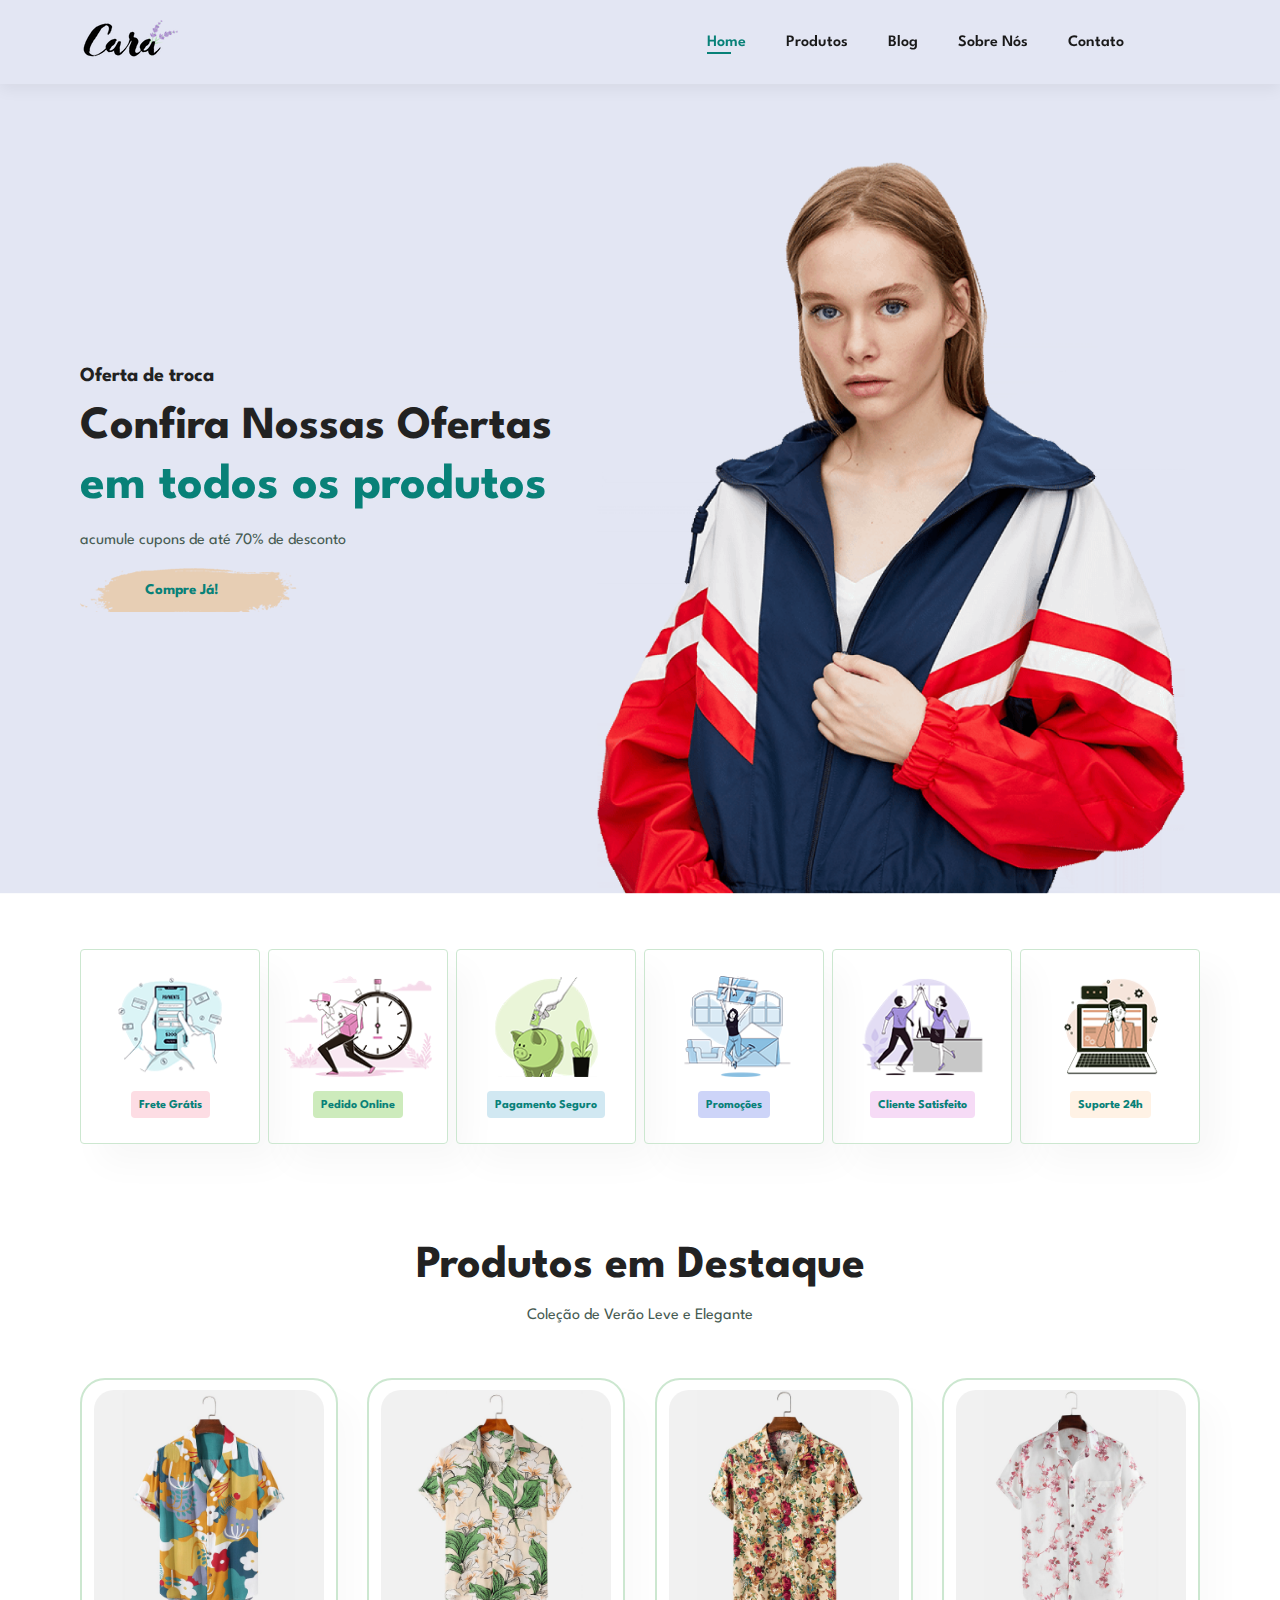
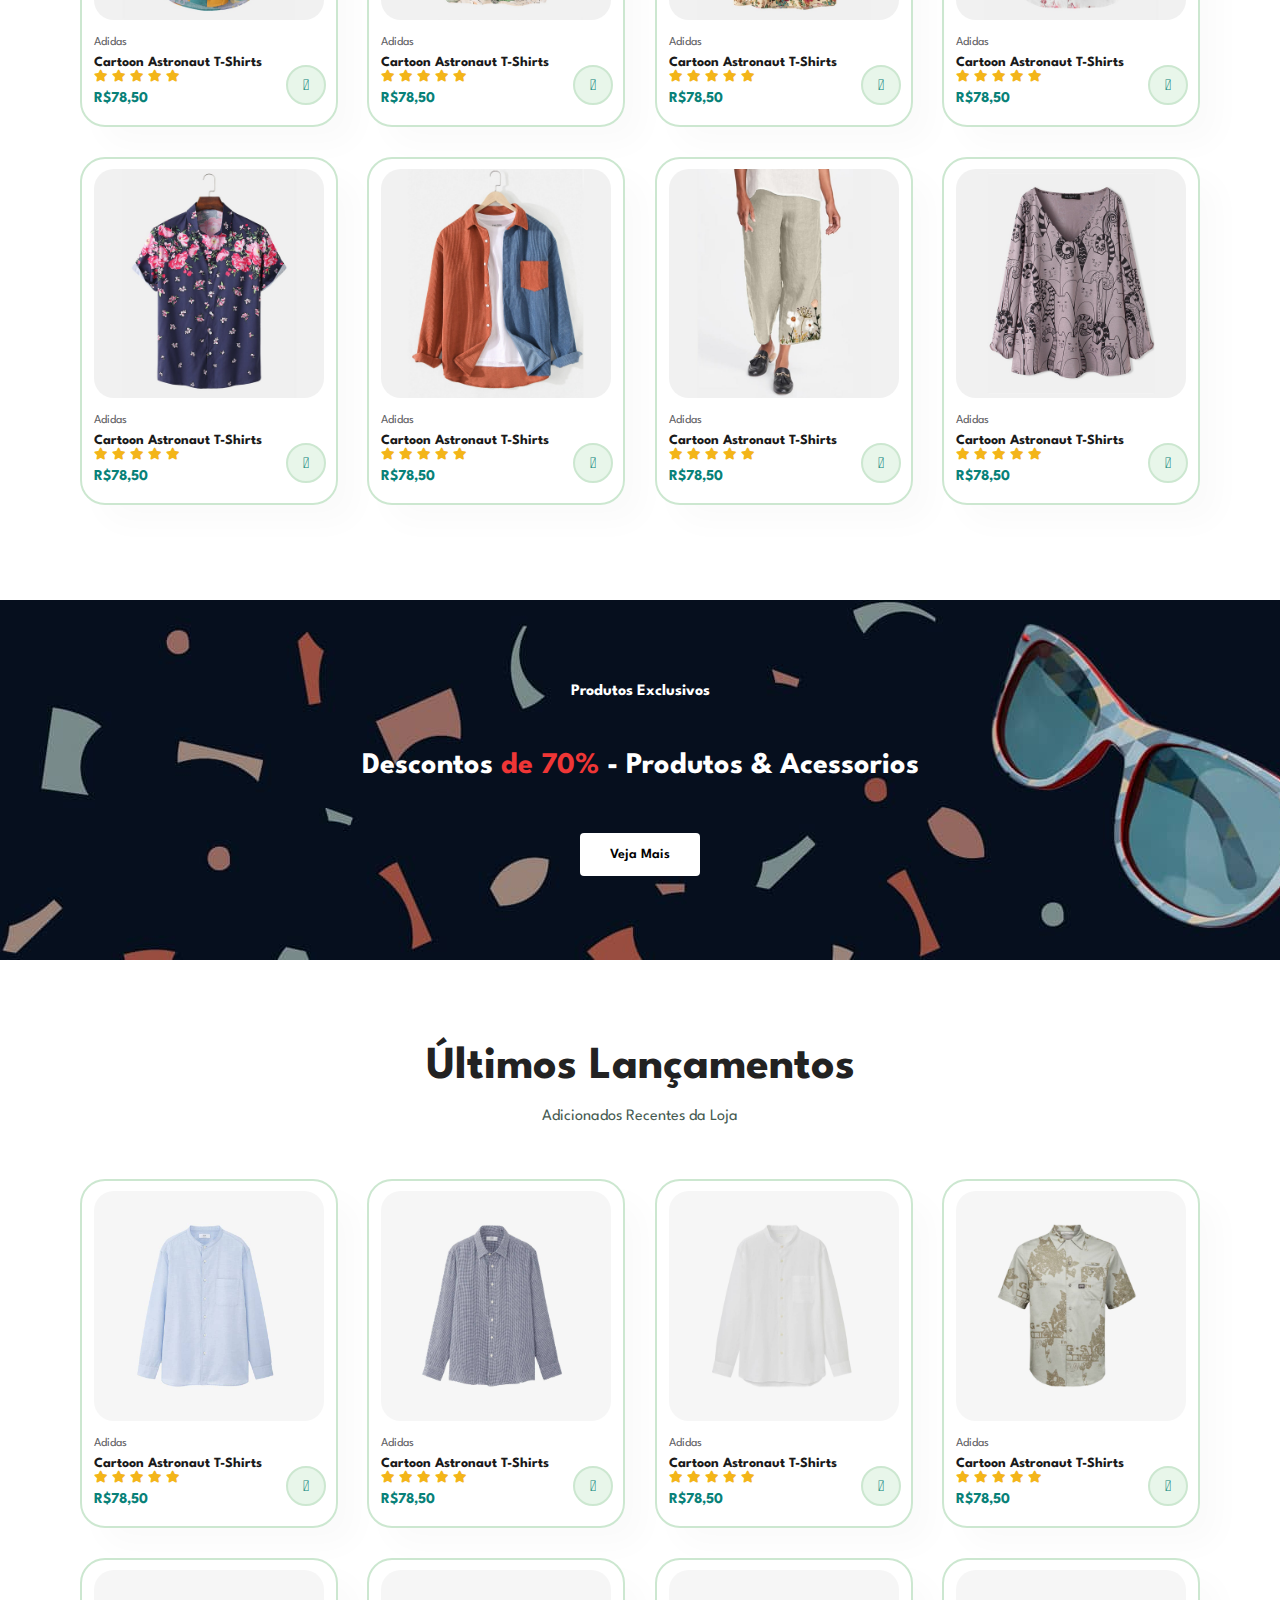
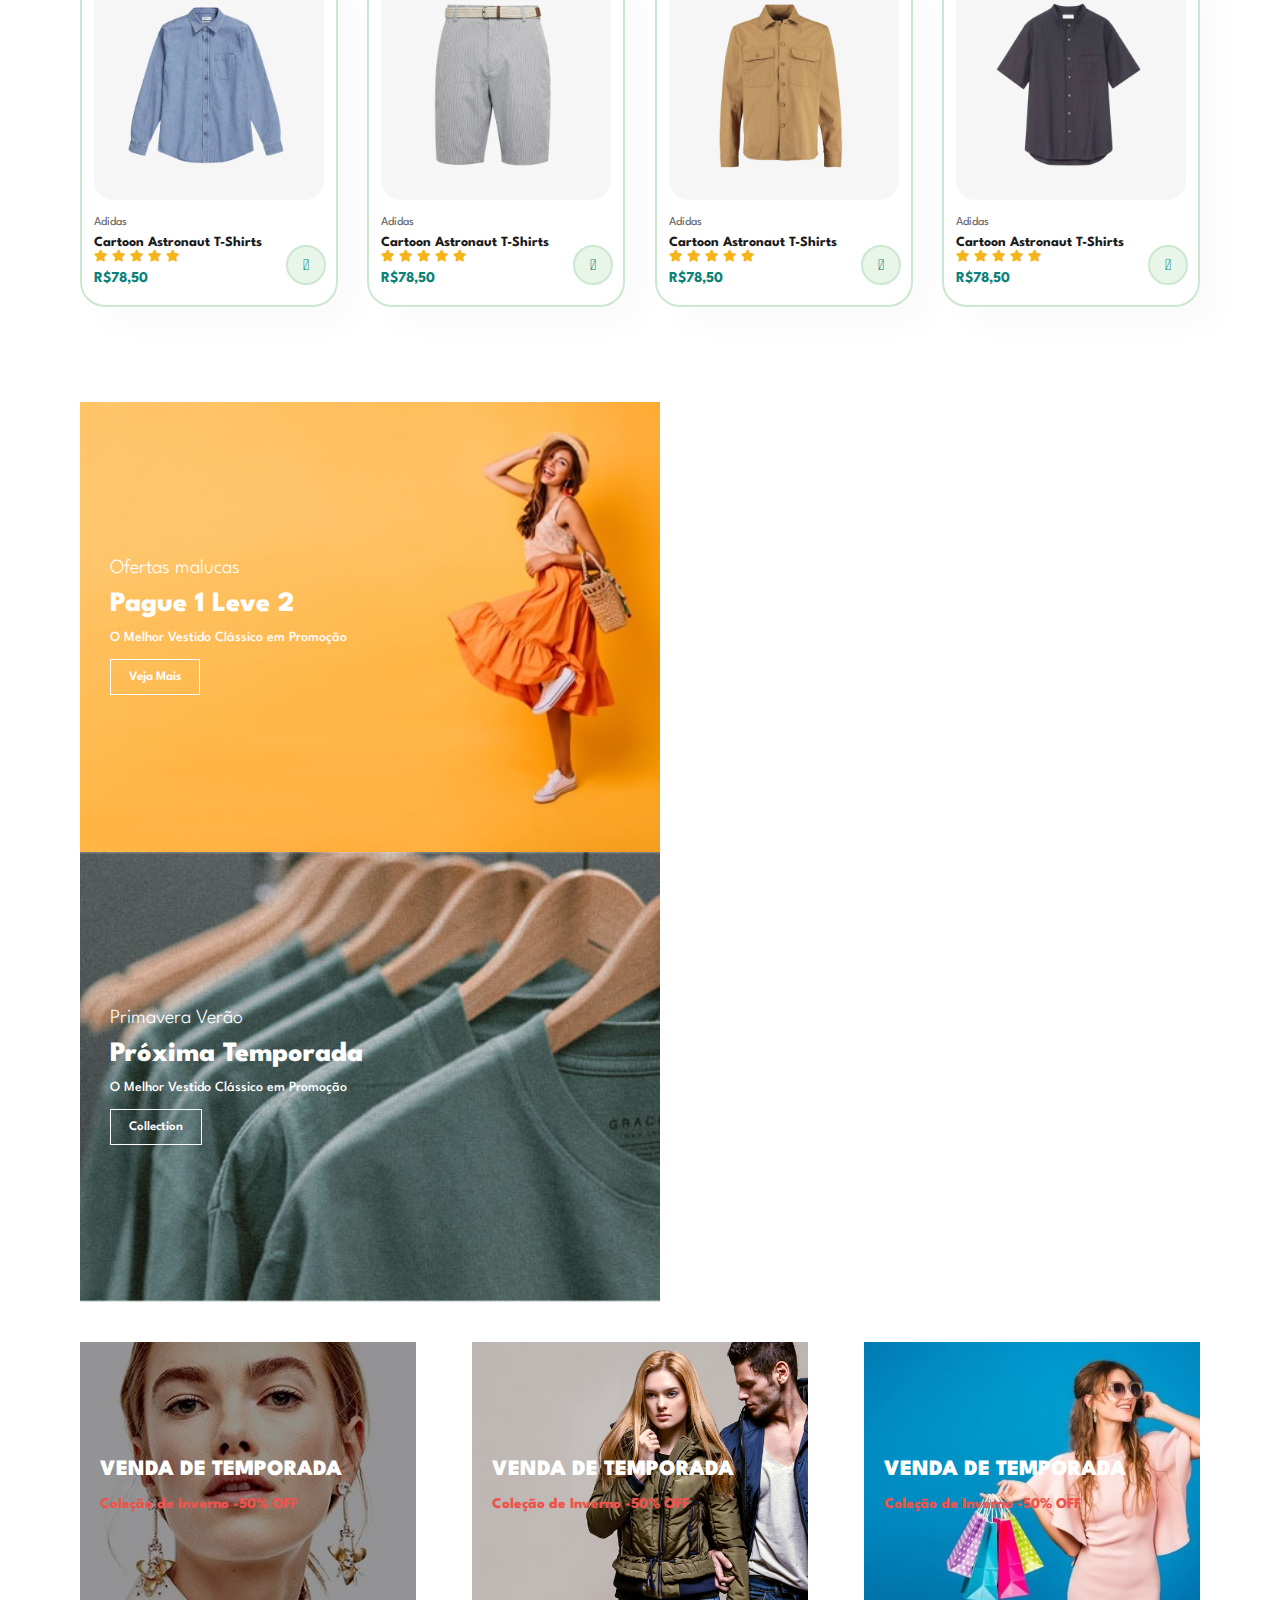
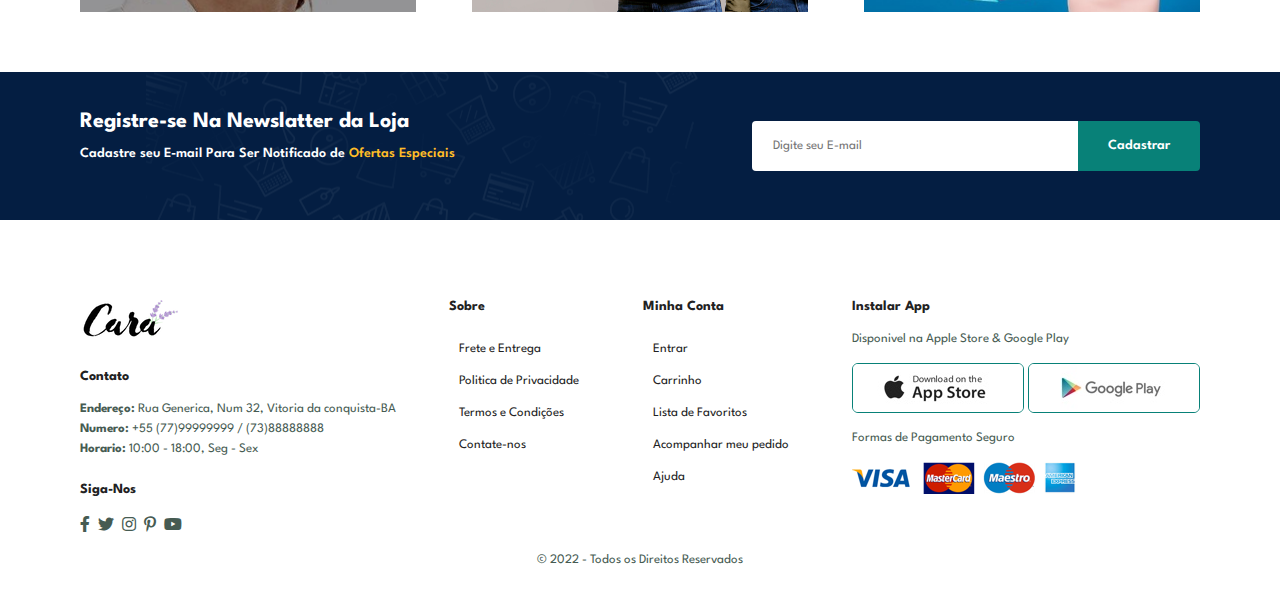
<file: index.html>
<!DOCTYPE html>
<html lang="pt-br">

<head>
  <meta charset="UTF-8">
  <meta http-equiv="X-UA-Compatible" content="IE=edge">
  <meta name="viewport" content="width=device-width, initial-scale=1.0">
  <!--FontAwesome-->
  <link rel="stylesheet" href="https://pro.fontawesome.com/releases/v5.15.4/css/all.css" />
  <!--CSS-->
  <link rel="stylesheet" href="assets/css/style.css">
  <link rel="stylesheet" href="assets/css/home.css">
  <link rel="stylesheet" href="assets/css/footer.css">

  <title>E-Comerce Template</title>
</head>


<body>

  <!--########### HEADER #########--->
  <section id="header">
    <a href="#"><img src="assets/images/logo.png" class="logo"></a>

    <div>
      <ul id="navbar">
        <li><a class="active" href="index.html">Home</a></li>
        <li><a href="shop.html">Produtos</a></li>
        <li><a href="blog.html">Blog</a></li>
        <li><a href="about.html">Sobre Nós</a></li>
        <li><a href="contact.html">Contato</a></li>
        <li id="lg-bag"><a href="cart.html"><i class="far fa-shopping-bag"></i></a></li>
        <a href="#" id="close"><i class="fad fa-times"></i></a>
      </ul>
    </div>

    <div id="mobile">
      <a href="cart.html"><i class="far fa-shopping-bag"></i></a>
      <i id="bar" class="fas fa-outdent"></i>
    </div>
  </section>


  <!--########### HERO #########--->
  <section id="hero">
    <h4>Oferta de troca</h4>
    <h2>Confira Nossas Ofertas</h2>
    <h1>em todos os produtos</h1>
    <p>acumule cupons de até 70% de desconto</p>

    <button>Compre Já!</button>
  </section>


  <!--########### FEATURES #########--->
  <section id="feature" class="section-p1">
    <div class="fe-box">
      <img src="assets/images/features/f1.png">
      <h6>Frete Grátis</h6>
    </div>
    <div class="fe-box">
      <img src="assets/images/features/f2.png">
      <h6>Pedido Online</h6>
    </div>
    <div class="fe-box">
      <img src="assets/images/features/f3.png">
      <h6>Pagamento Seguro</h6>
    </div>
    <div class="fe-box">
      <img src="assets/images/features/f4.png">
      <h6>Promoções</h6>
    </div>
    <div class="fe-box">
      <img src="assets/images/features/f5.png">
      <h6>Cliente Satisfeito</h6>
    </div>
    <div class="fe-box">
      <img src="assets/images/features/f6.png">
      <h6>Suporte 24h</h6>
    </div>
  </section>


  <!--########### PRODUCTS #########--->
  <section id="product1" class="section-p1">
    <h2>Produtos em Destaque</h2>
    <p>Coleção de Verão Leve e Elegante</p>
    <div class="pro-container">
      <div class="pro">
        <a href="showProduct.html"><img src="assets/images/products/f1.jpg"></a>
        <div class="description">
          <span>Adidas</span>
          <h5>Cartoon Astronaut T-Shirts</h5>
          <div class="star">
            <i class="fas fa-star"></i>
            <i class="fas fa-star"></i>
            <i class="fas fa-star"></i>
            <i class="fas fa-star"></i>
            <i class="fas fa-star"></i>
          </div>
          <h4>R$78,50</h4>
        </div>
        <a href="#"><i class="fal fa-shopping-cart cart"></i></a>
      </div>

      <div class="pro">
        <img src="assets/images/products/f2.jpg">
        <div class="description">
          <span>Adidas</span>
          <h5>Cartoon Astronaut T-Shirts</h5>
          <div class="star">
            <i class="fas fa-star"></i>
            <i class="fas fa-star"></i>
            <i class="fas fa-star"></i>
            <i class="fas fa-star"></i>
            <i class="fas fa-star"></i>
          </div>
          <h4>R$78,50</h4>
        </div>
        <a href="#"><i class="fal fa-shopping-cart cart"></i></a>
      </div>

      <div class="pro">
        <img src="assets/images/products/f3.jpg">
        <div class="description">
          <span>Adidas</span>
          <h5>Cartoon Astronaut T-Shirts</h5>
          <div class="star">
            <i class="fas fa-star"></i>
            <i class="fas fa-star"></i>
            <i class="fas fa-star"></i>
            <i class="fas fa-star"></i>
            <i class="fas fa-star"></i>
          </div>
          <h4>R$78,50</h4>
        </div>
        <a href="#"><i class="fal fa-shopping-cart cart"></i></a>
      </div>

      <div class="pro">
        <img src="assets/images/products/f4.jpg">
        <div class="description">
          <span>Adidas</span>
          <h5>Cartoon Astronaut T-Shirts</h5>
          <div class="star">
            <i class="fas fa-star"></i>
            <i class="fas fa-star"></i>
            <i class="fas fa-star"></i>
            <i class="fas fa-star"></i>
            <i class="fas fa-star"></i>
          </div>
          <h4>R$78,50</h4>
        </div>
        <a href="#"><i class="fal fa-shopping-cart cart"></i></a>
      </div>

      <div class="pro">
        <img src="assets/images/products/f5.jpg">
        <div class="description">
          <span>Adidas</span>
          <h5>Cartoon Astronaut T-Shirts</h5>
          <div class="star">
            <i class="fas fa-star"></i>
            <i class="fas fa-star"></i>
            <i class="fas fa-star"></i>
            <i class="fas fa-star"></i>
            <i class="fas fa-star"></i>
          </div>
          <h4>R$78,50</h4>
        </div>
        <a href="#"><i class="fal fa-shopping-cart cart"></i></a>
      </div>

      <div class="pro">
        <img src="assets/images/products/f6.jpg">
        <div class="description">
          <span>Adidas</span>
          <h5>Cartoon Astronaut T-Shirts</h5>
          <div class="star">
            <i class="fas fa-star"></i>
            <i class="fas fa-star"></i>
            <i class="fas fa-star"></i>
            <i class="fas fa-star"></i>
            <i class="fas fa-star"></i>
          </div>
          <h4>R$78,50</h4>
        </div>
        <a href="#"><i class="fal fa-shopping-cart cart"></i></a>
      </div>

      <div class="pro">
        <img src="assets/images/products/f7.jpg">
        <div class="description">
          <span>Adidas</span>
          <h5>Cartoon Astronaut T-Shirts</h5>
          <div class="star">
            <i class="fas fa-star"></i>
            <i class="fas fa-star"></i>
            <i class="fas fa-star"></i>
            <i class="fas fa-star"></i>
            <i class="fas fa-star"></i>
          </div>
          <h4>R$78,50</h4>
        </div>
        <a href="#"><i class="fal fa-shopping-cart cart"></i></a>
      </div>

      <div class="pro">
        <img src="assets/images/products/f8.jpg">
        <div class="description">
          <span>Adidas</span>
          <h5>Cartoon Astronaut T-Shirts</h5>
          <div class="star">
            <i class="fas fa-star"></i>
            <i class="fas fa-star"></i>
            <i class="fas fa-star"></i>
            <i class="fas fa-star"></i>
            <i class="fas fa-star"></i>
          </div>
          <h4>R$78,50</h4>
        </div>
        <a href="#"><i class="fal fa-shopping-cart cart"></i></a>
      </div>
    </div>
  </section>


  <!--########### Banner #########--->
  <section id="banner" class="section-m1">
    <h4>Produtos Exclusivos</h4>
    <h2>Descontos <span>de 70%</span> - Produtos & Acessorios</h2>
    <button class="btn_normal">Veja Mais</button>
  </section>


  <!--########### Arrivals #########--->
  <section id="product1" class="section-p1">
    <h2>Últimos Lançamentos</h2>
    <p>Adicionados Recentes da Loja</p>
    <div class="pro-container">
      <div class="pro">
        <img src="assets/images/products/n1.jpg">
        <div class="description">
          <span>Adidas</span>
          <h5>Cartoon Astronaut T-Shirts</h5>
          <div class="star">
            <i class="fas fa-star"></i>
            <i class="fas fa-star"></i>
            <i class="fas fa-star"></i>
            <i class="fas fa-star"></i>
            <i class="fas fa-star"></i>
          </div>
          <h4>R$78,50</h4>
        </div>
        <a href="#"><i class="fal fa-shopping-cart cart"></i></a>
      </div>

      <div class="pro">
        <img src="assets/images/products/n2.jpg">
        <div class="description">
          <span>Adidas</span>
          <h5>Cartoon Astronaut T-Shirts</h5>
          <div class="star">
            <i class="fas fa-star"></i>
            <i class="fas fa-star"></i>
            <i class="fas fa-star"></i>
            <i class="fas fa-star"></i>
            <i class="fas fa-star"></i>
          </div>
          <h4>R$78,50</h4>
        </div>
        <a href="#"><i class="fal fa-shopping-cart cart"></i></a>
      </div>

      <div class="pro">
        <img src="assets/images/products/n3.jpg">
        <div class="description">
          <span>Adidas</span>
          <h5>Cartoon Astronaut T-Shirts</h5>
          <div class="star">
            <i class="fas fa-star"></i>
            <i class="fas fa-star"></i>
            <i class="fas fa-star"></i>
            <i class="fas fa-star"></i>
            <i class="fas fa-star"></i>
          </div>
          <h4>R$78,50</h4>
        </div>
        <a href="#"><i class="fal fa-shopping-cart cart"></i></a>
      </div>

      <div class="pro">
        <img src="assets/images/products/n4.jpg">
        <div class="description">
          <span>Adidas</span>
          <h5>Cartoon Astronaut T-Shirts</h5>
          <div class="star">
            <i class="fas fa-star"></i>
            <i class="fas fa-star"></i>
            <i class="fas fa-star"></i>
            <i class="fas fa-star"></i>
            <i class="fas fa-star"></i>
          </div>
          <h4>R$78,50</h4>
        </div>
        <a href="#"><i class="fal fa-shopping-cart cart"></i></a>
      </div>

      <div class="pro">
        <img src="assets/images/products/n5.jpg">
        <div class="description">
          <span>Adidas</span>
          <h5>Cartoon Astronaut T-Shirts</h5>
          <div class="star">
            <i class="fas fa-star"></i>
            <i class="fas fa-star"></i>
            <i class="fas fa-star"></i>
            <i class="fas fa-star"></i>
            <i class="fas fa-star"></i>
          </div>
          <h4>R$78,50</h4>
        </div>
        <a href="#"><i class="fal fa-shopping-cart cart"></i></a>
      </div>

      <div class="pro">
        <img src="assets/images/products/n6.jpg">
        <div class="description">
          <span>Adidas</span>
          <h5>Cartoon Astronaut T-Shirts</h5>
          <div class="star">
            <i class="fas fa-star"></i>
            <i class="fas fa-star"></i>
            <i class="fas fa-star"></i>
            <i class="fas fa-star"></i>
            <i class="fas fa-star"></i>
          </div>
          <h4>R$78,50</h4>
        </div>
        <a href="#"><i class="fal fa-shopping-cart cart"></i></a>
      </div>

      <div class="pro">
        <img src="assets/images/products/n7.jpg">
        <div class="description">
          <span>Adidas</span>
          <h5>Cartoon Astronaut T-Shirts</h5>
          <div class="star">
            <i class="fas fa-star"></i>
            <i class="fas fa-star"></i>
            <i class="fas fa-star"></i>
            <i class="fas fa-star"></i>
            <i class="fas fa-star"></i>
          </div>
          <h4>R$78,50</h4>
        </div>
        <a href="#"><i class="fal fa-shopping-cart cart"></i></a>
      </div>

      <div class="pro">
        <img src="assets/images/products/n8.jpg">
        <div class="description">
          <span>Adidas</span>
          <h5>Cartoon Astronaut T-Shirts</h5>
          <div class="star">
            <i class="fas fa-star"></i>
            <i class="fas fa-star"></i>
            <i class="fas fa-star"></i>
            <i class="fas fa-star"></i>
            <i class="fas fa-star"></i>
          </div>
          <h4>R$78,50</h4>
        </div>
        <a href="#"><i class="fal fa-shopping-cart cart"></i></a>
      </div>
    </div>
  </section>


  <!--########### SM-Banner #########--->
  <section id="sm-banner" class="section-p1">
    <div class="banner-box">
      <h4>Ofertas malucas</h4>
      <h2>Pague 1 Leve 2</h2>
      <span>O Melhor Vestido Clássico em Promoção</span>
      <button class="btn_white">Veja Mais</button>
    </div>

    <div class="banner-box banner-box2">
      <h4>Primavera Verão</h4>
      <h2>Próxima Temporada</h2>
      <span>O Melhor Vestido Clássico em Promoção</span>
      <button class="btn_white">Collection</button>
    </div>
  </section>


  <!--########### Banner3 #########--->
  <section id="banner3" class="section-p1">
    <div class="banner-box">
      <h2>VENDA DE TEMPORADA</h2>
      <h3>Coleção de Inverno -50% OFF</h3>
    </div>
    <div class="banner-box banner-box2">
      <h2>VENDA DE TEMPORADA</h2>
      <h3>Coleção de Inverno -50% OFF</h3>
    </div>
    <div class="banner-box banner-box3">
      <h2>VENDA DE TEMPORADA</h2>
      <h3>Coleção de Inverno -50% OFF</h3>
    </div>
  </section>


  <!--########### Register Newsletter #########--->
  <section id="newsletter" class="section-p1 section-m1">
    <div class="newstext">
      <h4>Registre-se Na Newslatter da Loja</h4>
      <p>Cadastre seu E-mail Para Ser Notificado de <span>Ofertas Especiais</span></p>
    </div>
    <form class="form">
      <input type="email" placeholder="Digite seu E-mail">
      <button class="btn_normal">Cadastrar</button>
    </form>
  </section>


  <!--########### Footer #########--->
  <footer class="section-p1">
    <div class="col">
      <img class="logo" src="assets/images/logo.png" alt="">
      <h4>Contato</h4>
      <p><strong>Endereço: </strong>Rua Generica, Num 32, Vitoria da conquista-BA</p>
      <p><strong>Numero: </strong> +55 (77)99999999 / (73)88888888 </p>
      <p><strong>Horario: </strong> 10:00 - 18:00, Seg - Sex</p>
      <div class="follow">
        <h4>Siga-Nos</h4>
        <div class="icon">
          <i class="fab fa-facebook-f"></i>
          <i class="fab fa-twitter"></i>
          <i class="fab fa-instagram"></i>
          <i class="fab fa-pinterest-p"></i>
          <i class="fab fa-youtube"></i>
        </div>
      </div>
    </div>

    <div class="col">
      <h4>Sobre</h4>
      <a href="#">Frete e Entrega</a>
      <a href="#">Politica de Privacidade</a>
      <a href="#">Termos e Condições</a>
      <a href="#">Contate-nos</a>
    </div>

    <div class="col">
      <h4>Minha Conta</h4>
      <a href="#">Entrar</a>
      <a href="#">Carrinho</a>
      <a href="#">Lista de Favoritos</a>
      <a href="#">Acompanhar meu pedido</a>
      <a href="#">Ajuda</a>
    </div>

    <div class="col install">
      <h4>Instalar App</h4>
      <p>Disponivel na Apple Store & Google Play</p>
      <div class="row">
        <img src="assets/images/pay/app.jpg" alt="">
        <img src="assets/images/pay/play.jpg" alt="">
      </div>
      <p>Formas de Pagamento Seguro</p>
      <img src="assets/images/pay/pay.png" alt="">
    </div>

    <div class="copyright">
      <p>&copy; 2022 - Todos os Direitos Reservados</p>
    </div>
  </footer>




  <!--JS-->
  <script src="assets/js/script.js"></script>
</body>

</html>
</file>
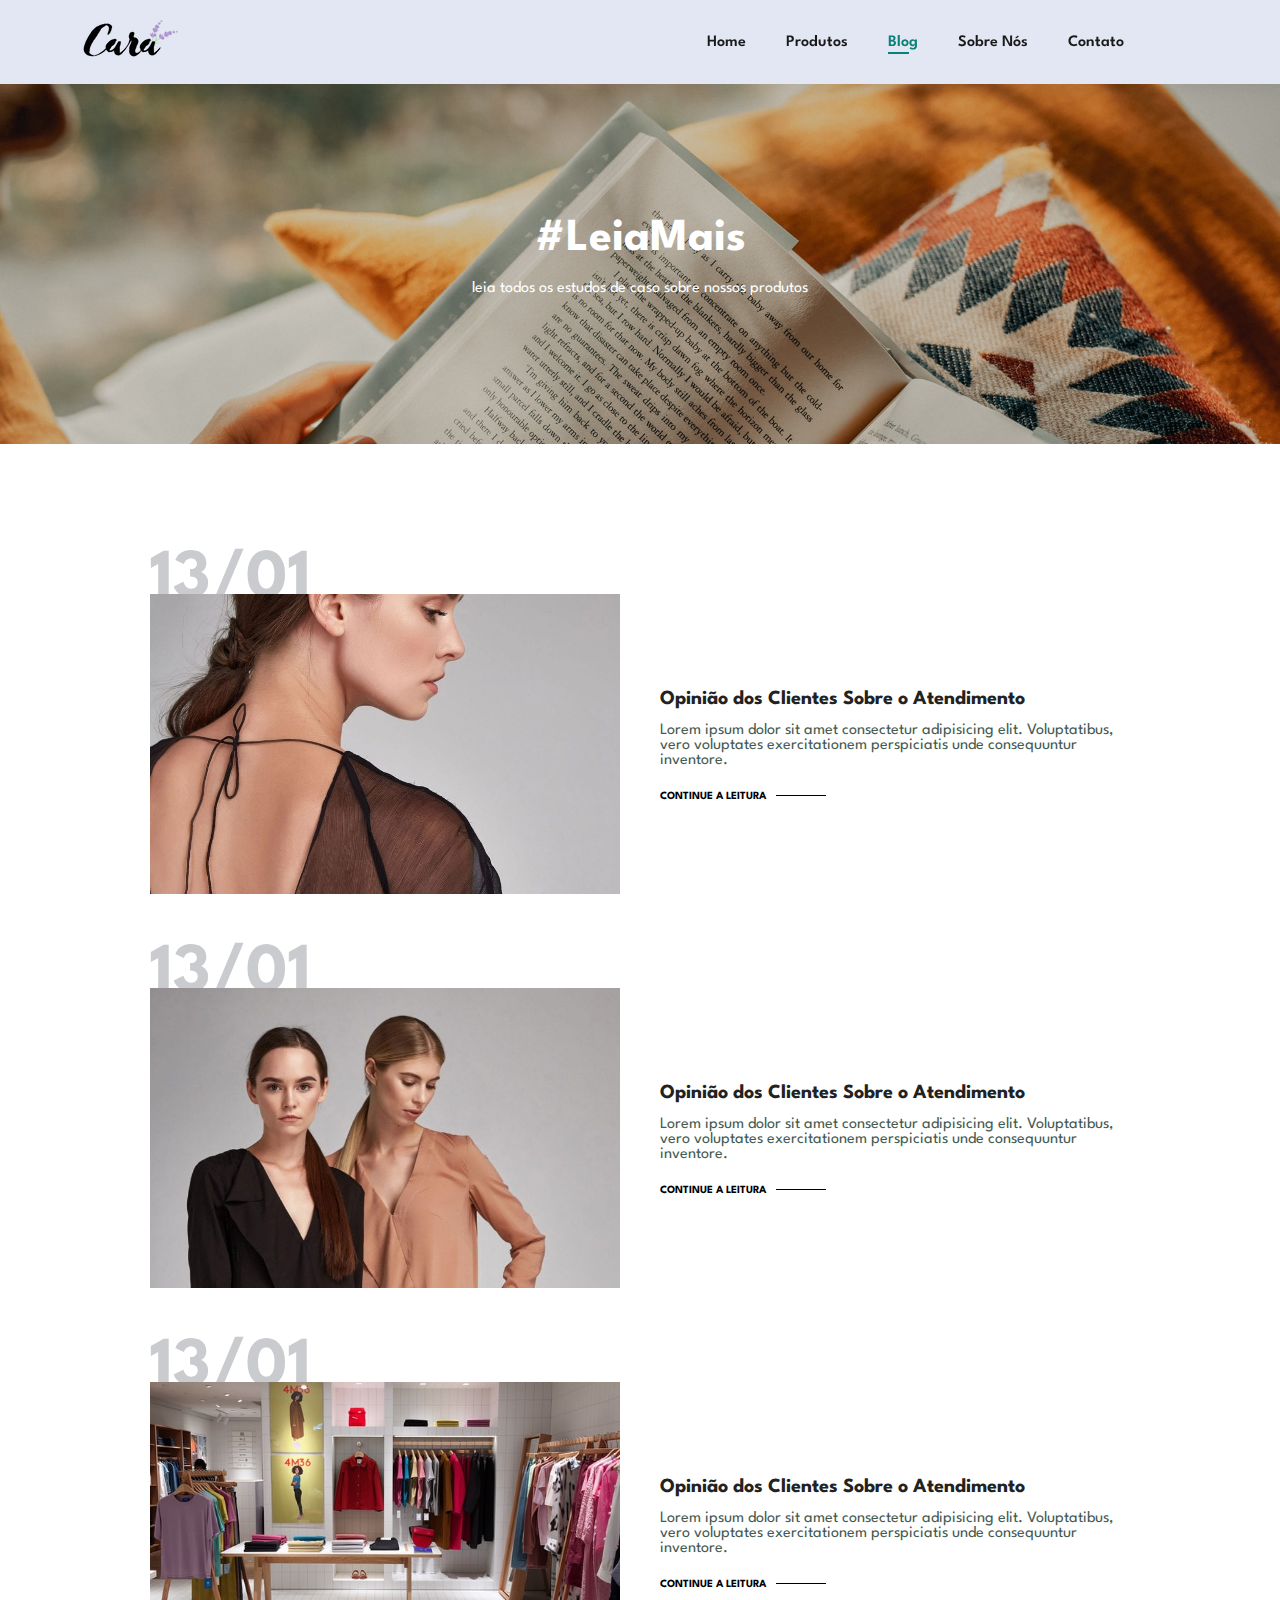
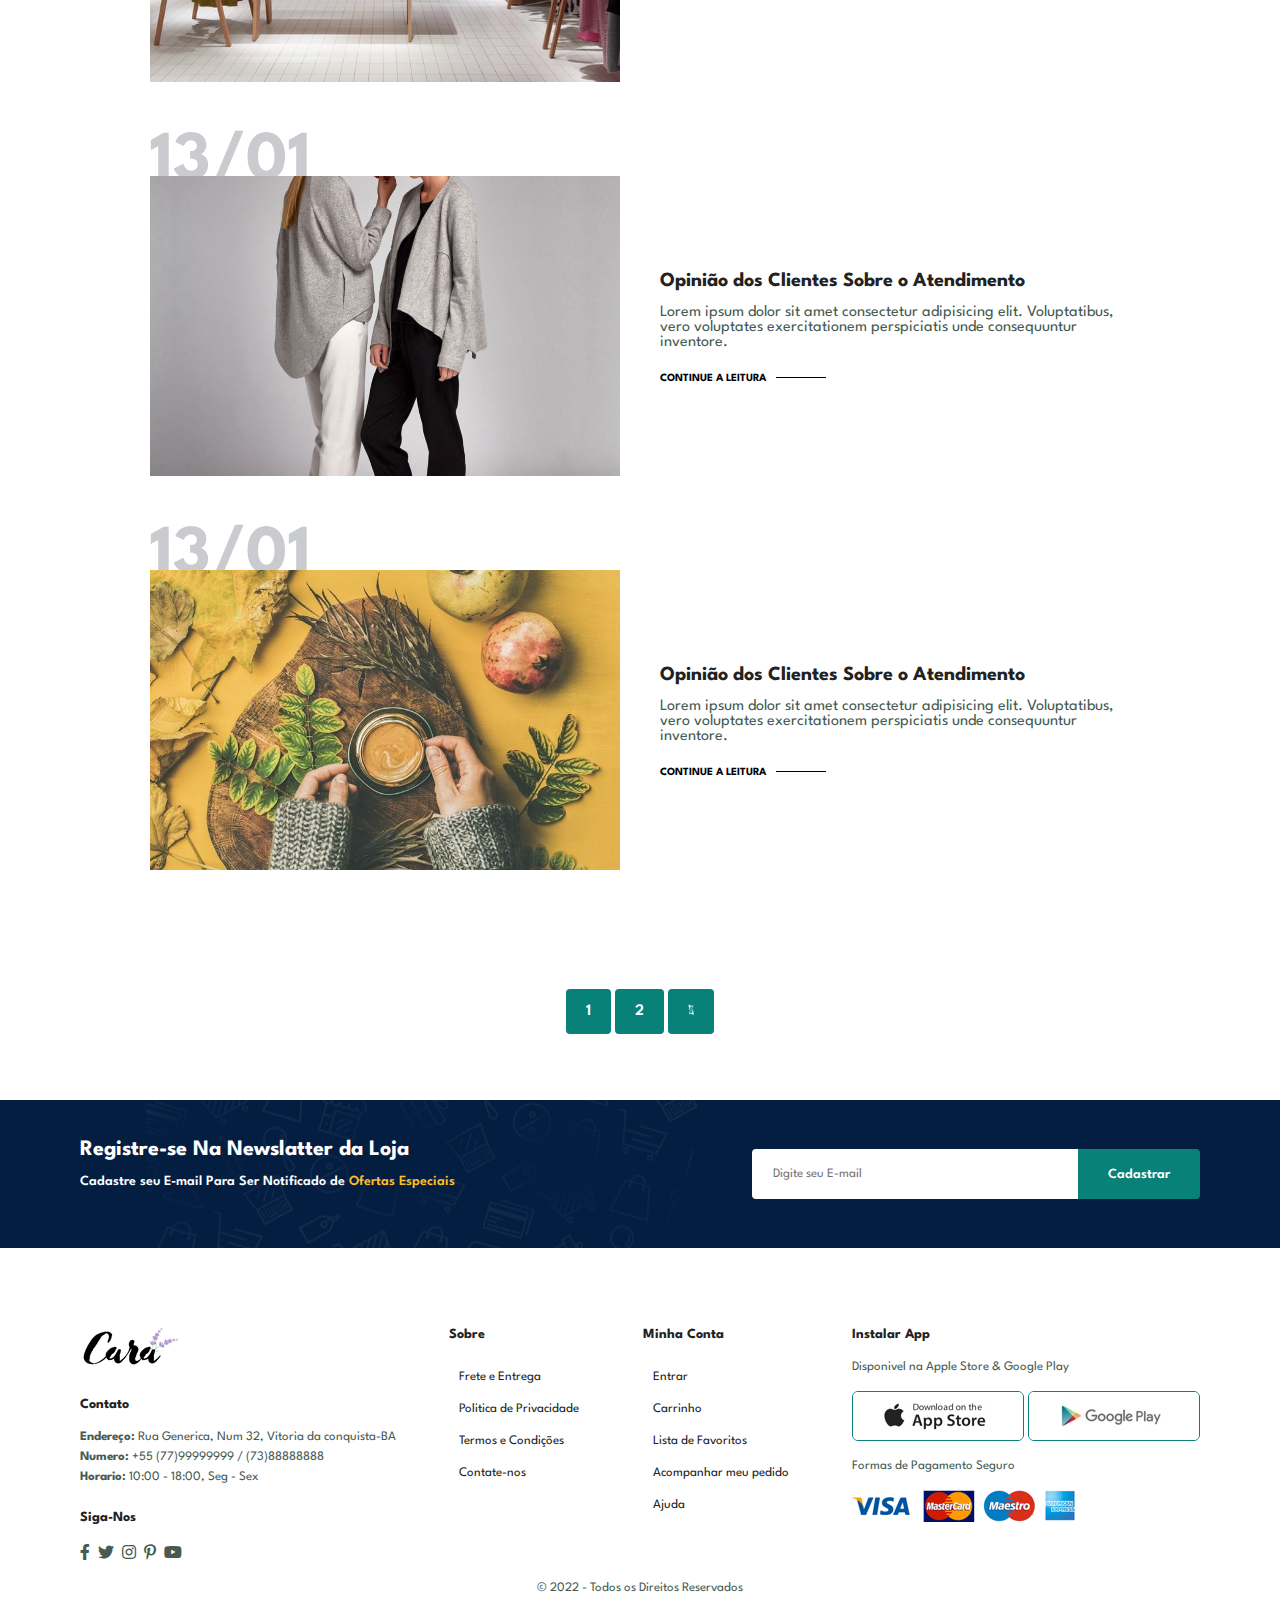
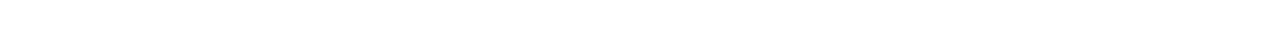
<file: blog.html>
<!DOCTYPE html>
<html lang="pt-br">

<head>
  <meta charset="UTF-8">
  <meta http-equiv="X-UA-Compatible" content="IE=edge">
  <meta name="viewport" content="width=device-width, initial-scale=1.0">
  <!--FontAwesome-->
  <link rel="stylesheet" href="https://pro.fontawesome.com/releases/v5.15.4/css/all.css" />
  <!--CSS-->
  <link rel="stylesheet" href="assets/css/style.css">
  <link rel="stylesheet" href="assets/css/home.css">
  <link rel="stylesheet" href="assets/css/shop.css">
  <link rel="stylesheet" href="assets/css/blog.css">
  <link rel="stylesheet" href="assets/css/footer.css">

  <title>E-Comerce Template</title>
</head>


<body>

  <!--########### HEADER #########--->
  <section id="header">
    <a href="#"><img src="assets/images/logo.png" class="logo"></a>

    <div>
      <ul id="navbar">
        <li><a href="index.html">Home</a></li>
        <li><a href="shop.html">Produtos</a></li>
        <li><a class="active" href="blog.html">Blog</a></li>
        <li><a href="about.html">Sobre Nós</a></li>
        <li><a href="contact.html">Contato</a></li>
        <li id="lg-bag"><a href="cart.html"><i class="far fa-shopping-bag"></i></a></li>
        <a href="#" id="close"><i class="fad fa-times"></i></a>
      </ul>
    </div>

    <div id="mobile">
      <a href="cart.html"><i class="far fa-shopping-bag"></i></a>
      <i id="bar" class="fas fa-outdent"></i>
    </div>
  </section>


  <!--########### PAGE HEADER #########--->
  <section id="page-header" class="blog-header">
    <h2>#LeiaMais</h2>
    <p>leia todos os estudos de caso sobre nossos produtos</p>
  </section>

  <!--########### BLOGS #########--->
  <section id="blog">
    <div class="blog-box">
      <div class="blog-img">
        <img src="assets/images/blog/b1.jpg" alt="">
      </div>

      <div class="blog-details">
        <h4>Opinião dos Clientes Sobre o Atendimento</h4>
        <p>Lorem ipsum dolor sit amet consectetur adipisicing elit. Voluptatibus, vero voluptates exercitationem
          perspiciatis unde consequuntur inventore.</p>
        <a href="#">CONTINUE A LEITURA</a>
      </div>
      <h1>13/01</h1>
    </div>

    <div class="blog-box">
      <div class="blog-img">
        <img src="assets/images/blog/b2.jpg" alt="">
      </div>

      <div class="blog-details">
        <h4>Opinião dos Clientes Sobre o Atendimento</h4>
        <p>Lorem ipsum dolor sit amet consectetur adipisicing elit. Voluptatibus, vero voluptates exercitationem
          perspiciatis unde consequuntur inventore.</p>
        <a href="#">CONTINUE A LEITURA</a>
      </div>
      <h1>13/01</h1>
    </div>

    <div class="blog-box">
      <div class="blog-img">
        <img src="assets/images/blog/b3.jpg" alt="">
      </div>

      <div class="blog-details">
        <h4>Opinião dos Clientes Sobre o Atendimento</h4>
        <p>Lorem ipsum dolor sit amet consectetur adipisicing elit. Voluptatibus, vero voluptates exercitationem
          perspiciatis unde consequuntur inventore.</p>
        <a href="#">CONTINUE A LEITURA</a>
      </div>
      <h1>13/01</h1>
    </div>

    <div class="blog-box">
      <div class="blog-img">
        <img src="assets/images/blog/b4.jpg" alt="">
      </div>

      <div class="blog-details">
        <h4>Opinião dos Clientes Sobre o Atendimento</h4>
        <p>Lorem ipsum dolor sit amet consectetur adipisicing elit. Voluptatibus, vero voluptates exercitationem
          perspiciatis unde consequuntur inventore.</p>
        <a href="#">CONTINUE A LEITURA</a>
      </div>
      <h1>13/01</h1>
    </div>

    <div class="blog-box">
      <div class="blog-img">
        <img src="assets/images/blog/b6.jpg" alt="">
      </div>

      <div class="blog-details">
        <h4>Opinião dos Clientes Sobre o Atendimento</h4>
        <p>Lorem ipsum dolor sit amet consectetur adipisicing elit. Voluptatibus, vero voluptates exercitationem
          perspiciatis unde consequuntur inventore.</p>
        <a href="#">CONTINUE A LEITURA</a>
      </div>
      <h1>13/01</h1>
    </div>
  </section>


  <!--########### PAGINATION #########--->
  <section id="pagination" class="section-p1">
    <a href="#">1</a>
    <a href="#">2</a>
    <a href="#"><i class="fal fa-long-arrow-alt-right"></i></a>
  </section>

  <!--########### Register Newsletter #########--->
  <section id="newsletter" class="section-p1 section-m1">
    <div class="newstext">
      <h4>Registre-se Na Newslatter da Loja</h4>
      <p>Cadastre seu E-mail Para Ser Notificado de <span>Ofertas Especiais</span></p>
    </div>
    <form class="form">
      <input type="email" placeholder="Digite seu E-mail">
      <button class="btn_normal">Cadastrar</button>
    </form>
  </section>


  <!--########### Footer #########--->
  <footer class="section-p1">
    <div class="col">
      <img class="logo" src="assets/images/logo.png" alt="">
      <h4>Contato</h4>
      <p><strong>Endereço: </strong>Rua Generica, Num 32, Vitoria da conquista-BA</p>
      <p><strong>Numero: </strong> +55 (77)99999999 / (73)88888888 </p>
      <p><strong>Horario: </strong> 10:00 - 18:00, Seg - Sex</p>
      <div class="follow">
        <h4>Siga-Nos</h4>
        <div class="icon">
          <i class="fab fa-facebook-f"></i>
          <i class="fab fa-twitter"></i>
          <i class="fab fa-instagram"></i>
          <i class="fab fa-pinterest-p"></i>
          <i class="fab fa-youtube"></i>
        </div>
      </div>
    </div>

    <div class="col">
      <h4>Sobre</h4>
      <a href="#">Frete e Entrega</a>
      <a href="#">Politica de Privacidade</a>
      <a href="#">Termos e Condições</a>
      <a href="#">Contate-nos</a>
    </div>

    <div class="col">
      <h4>Minha Conta</h4>
      <a href="#">Entrar</a>
      <a href="#">Carrinho</a>
      <a href="#">Lista de Favoritos</a>
      <a href="#">Acompanhar meu pedido</a>
      <a href="#">Ajuda</a>
    </div>

    <div class="col install">
      <h4>Instalar App</h4>
      <p>Disponivel na Apple Store & Google Play</p>
      <div class="row">
        <img src="assets/images/pay/app.jpg" alt="">
        <img src="assets/images/pay/play.jpg" alt="">
      </div>
      <p>Formas de Pagamento Seguro</p>
      <img src="assets/images/pay/pay.png" alt="">
    </div>

    <div class="copyright">
      <p>&copy; 2022 - Todos os Direitos Reservados</p>
    </div>
  </footer>

  <!--JS-->
  <script src="assets/js/script.js"></script>
</body>

</html>
</file>
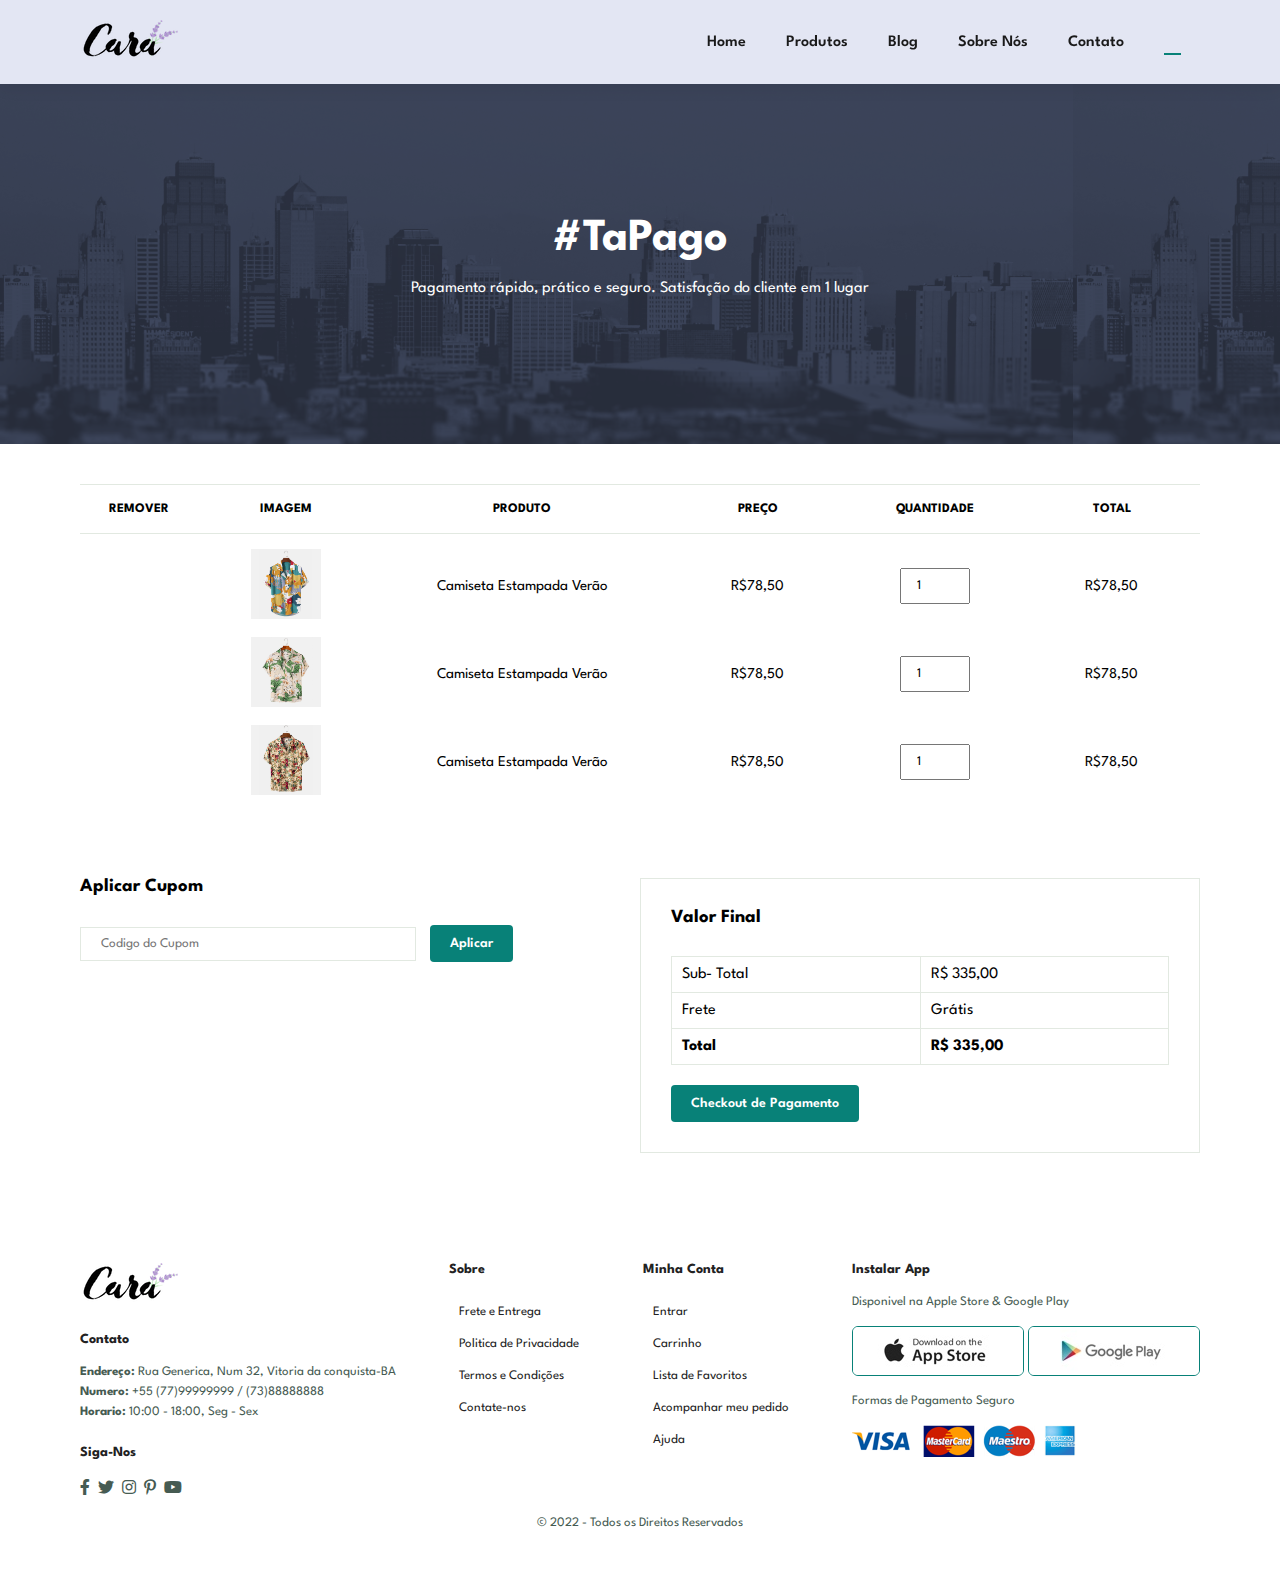
<file: cart.html>
<!DOCTYPE html>
<html lang="pt-br">

<head>
  <meta charset="UTF-8">
  <meta http-equiv="X-UA-Compatible" content="IE=edge">
  <meta name="viewport" content="width=device-width, initial-scale=1.0">
  <!--FontAwesome-->
  <link rel="stylesheet" href="https://pro.fontawesome.com/releases/v5.15.4/css/all.css" />
  <!--CSS-->
  <link rel="stylesheet" href="assets/css/style.css">
  <link rel="stylesheet" href="assets/css/home.css">
  <link rel="stylesheet" href="assets/css/shop.css">
  <link rel="stylesheet" href="assets/css/blog.css">
  <link rel="stylesheet" href="assets/css/about.css">
  <link rel="stylesheet" href="assets/css/contact.css">
  <link rel="stylesheet" href="assets/css/cart.css">
  <link rel="stylesheet" href="assets/css/footer.css">

  <title>E-Comerce Template</title>
</head>


<body>

  <!--########### HEADER #########--->
  <section id="header">
    <a href="#"><img src="assets/images/logo.png" class="logo"></a>

    <div>
      <ul id="navbar">
        <li><a href="index.html">Home</a></li>
        <li><a href="shop.html">Produtos</a></li>
        <li><a href="blog.html">Blog</a></li>
        <li><a href="about.html">Sobre Nós</a></li>
        <li><a href="contact.html">Contato</a></li>
        <li id="lg-bag"><a class="active" href="cart.html"><i class="far fa-shopping-bag"></i></a></li>
        <a href="#" id="close"><i class="fad fa-times"></i></a>
      </ul>
    </div>

    <div id="mobile">
      <a href="cart.html"><i class="far fa-shopping-bag"></i></a>
      <i id="bar" class="fas fa-outdent"></i>
    </div>
  </section>


  <!--########### PAGE HEADER #########--->
  <section id="page-header" class="about-header">
    <h2>#TaPago</h2>
    <p>Pagamento rápido, prático e seguro. Satisfação do cliente em 1 lugar</p>
  </section>

  <!--########### TABLE PRODUCTS#########--->
  <section id="cart" class="section-p1">
    <table width="100%">
      <thead>
        <tr>
          <td>Remover</td>
          <td>Imagem</td>
          <td>Produto</td>
          <td>Preço</td>
          <td>Quantidade</td>
          <td>Total</td>
        </tr>
      </thead>

      <tbody>
        <tr>
          <td><a href=""><i class="fad fa-times-octagon"></i></a></td>
          <td><img src="assets/images/products/f1.jpg" alt=""></td>
          <td>Camiseta Estampada Verão</td>
          <td>R$78,50</td>
          <td><input type="number" value="1"></td>
          <td>R$78,50</td>
        </tr>

        <tr>
          <td><a href=""><i class="fad fa-times-octagon"></i></a></td>
          <td><img src="assets/images/products/f2.jpg" alt=""></td>
          <td>Camiseta Estampada Verão</td>
          <td>R$78,50</td>
          <td><input type="number" value="1"></td>
          <td>R$78,50</td>
        </tr>

        <tr>
          <td><a href=""><i class="fad fa-times-octagon"></i></a></td>
          <td><img src="assets/images/products/f3.jpg" alt=""></td>
          <td>Camiseta Estampada Verão</td>
          <td>R$78,50</td>
          <td><input type="number" value="1"></td>
          <td>R$78,50</td>
        </tr>
      </tbody>
    </table>
  </section>

  <!--########### CUPOM E SUBTOTAL#########--->
  <section id="cart-add" class="section-p1">
    <div id="cupom">
      <h3>Aplicar Cupom</h3>
      <div>
        <input type="text" placeholder="Codigo do Cupom">
        <button class="btn_normal">Aplicar</button>
      </div>
    </div>

    <div id="subtotal">
      <h3>Valor Final</h3>
      <table>
        <tr>
          <td>Sub- Total</td>
          <td>R$ 335,00</td>
        </tr>

        <tr>
          <td>Frete</td>
          <td>Grátis</td>
        </tr>

        <tr>
          <td><strong>Total</strong></td>
          <td><strong>R$ 335,00</strong></td>
        </tr>
      </table>
      <button class="btn_normal">Checkout de Pagamento</button>
    </div>
  </section>



  <!--########### FOOTER #########--->
  <footer class="section-p1">
    <div class="col">
      <img class="logo" src="assets/images/logo.png" alt="">
      <h4>Contato</h4>
      <p><strong>Endereço: </strong>Rua Generica, Num 32, Vitoria da conquista-BA</p>
      <p><strong>Numero: </strong> +55 (77)99999999 / (73)88888888 </p>
      <p><strong>Horario: </strong> 10:00 - 18:00, Seg - Sex</p>
      <div class="follow">
        <h4>Siga-Nos</h4>
        <div class="icon">
          <i class="fab fa-facebook-f"></i>
          <i class="fab fa-twitter"></i>
          <i class="fab fa-instagram"></i>
          <i class="fab fa-pinterest-p"></i>
          <i class="fab fa-youtube"></i>
        </div>
      </div>
    </div>

    <div class="col">
      <h4>Sobre</h4>
      <a href="#">Frete e Entrega</a>
      <a href="#">Politica de Privacidade</a>
      <a href="#">Termos e Condições</a>
      <a href="#">Contate-nos</a>
    </div>

    <div class="col">
      <h4>Minha Conta</h4>
      <a href="#">Entrar</a>
      <a href="#">Carrinho</a>
      <a href="#">Lista de Favoritos</a>
      <a href="#">Acompanhar meu pedido</a>
      <a href="#">Ajuda</a>
    </div>

    <div class="col install">
      <h4>Instalar App</h4>
      <p>Disponivel na Apple Store & Google Play</p>
      <div class="row">
        <img src="assets/images/pay/app.jpg" alt="">
        <img src="assets/images/pay/play.jpg" alt="">
      </div>
      <p>Formas de Pagamento Seguro</p>
      <img src="assets/images/pay/pay.png" alt="">
    </div>

    <div class="copyright">
      <p>&copy; 2022 - Todos os Direitos Reservados</p>
    </div>
  </footer>

  <!--JS-->
  <script src="assets/js/script.js"></script>
</body>

</html>
</file>
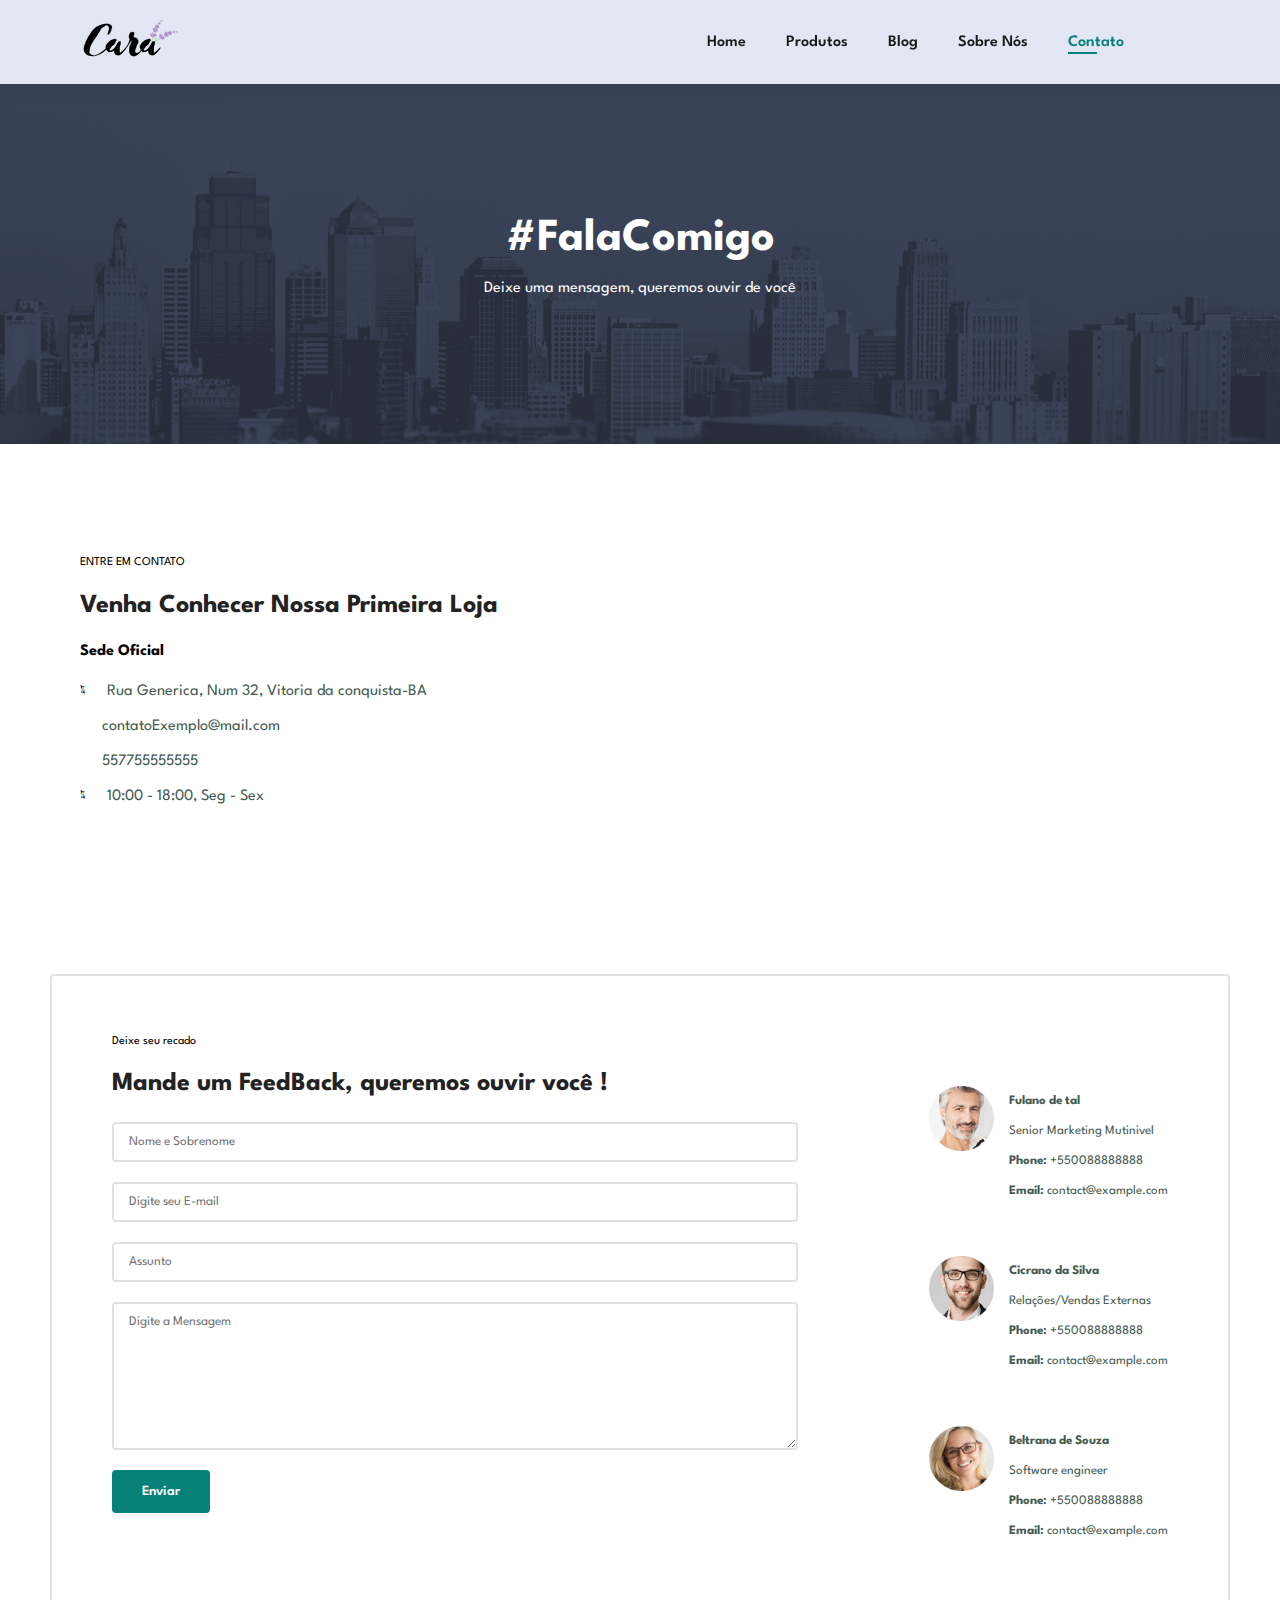
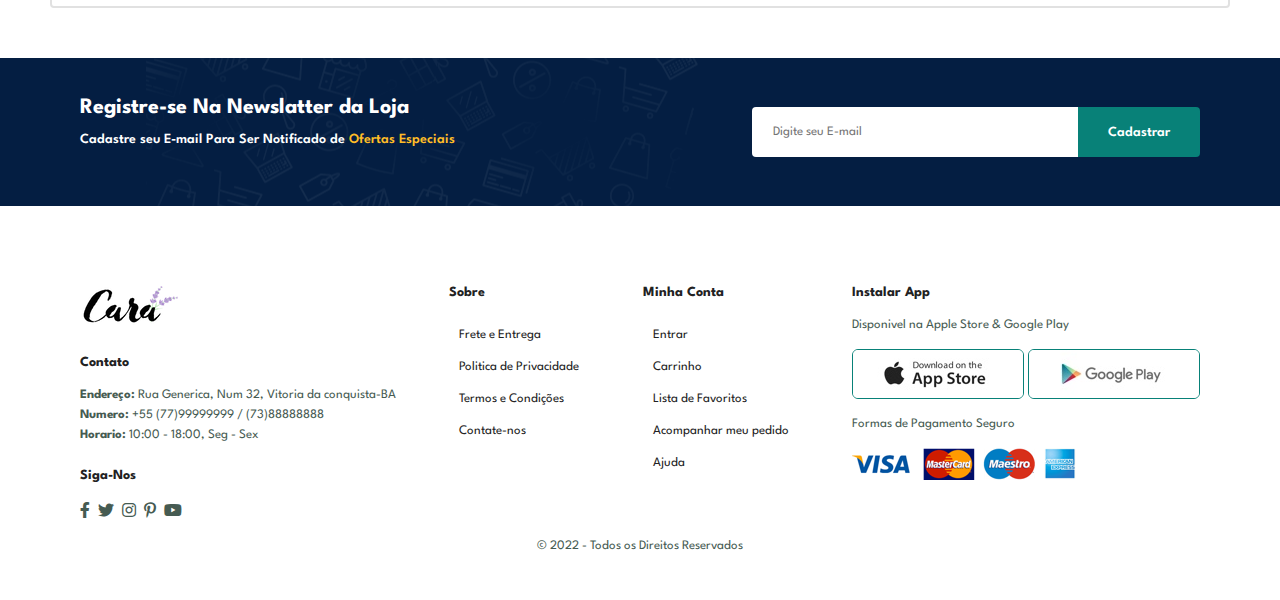
<file: contact.html>
<!DOCTYPE html>
<html lang="pt-br">

<head>
  <meta charset="UTF-8">
  <meta http-equiv="X-UA-Compatible" content="IE=edge">
  <meta name="viewport" content="width=device-width, initial-scale=1.0">
  <!--FontAwesome-->
  <link rel="stylesheet" href="https://pro.fontawesome.com/releases/v5.15.4/css/all.css" />
  <!--CSS-->
  <link rel="stylesheet" href="assets/css/style.css">
  <link rel="stylesheet" href="assets/css/home.css">
  <link rel="stylesheet" href="assets/css/shop.css">
  <link rel="stylesheet" href="assets/css/blog.css">
  <link rel="stylesheet" href="assets/css/about.css">
  <link rel="stylesheet" href="assets/css/contact.css">
  <link rel="stylesheet" href="assets/css/footer.css">

  <title>E-Comerce Template</title>
</head>


<body>

  <!--########### HEADER #########--->
  <section id="header">
    <a href="#"><img src="assets/images/logo.png" class="logo"></a>

    <div>
      <ul id="navbar">
        <li><a href="index.html">Home</a></li>
        <li><a href="shop.html">Produtos</a></li>
        <li><a href="blog.html">Blog</a></li>
        <li><a href="about.html">Sobre Nós</a></li>
        <li><a class="active" href="contact.html">Contato</a></li>
        <li id="lg-bag"><a href="cart.html"><i class="far fa-shopping-bag"></i></a></li>
        <a href="#" id="close"><i class="fad fa-times"></i></a>
      </ul>
    </div>

    <div id="mobile">
      <a href="cart.html"><i class="far fa-shopping-bag"></i></a>
      <i id="bar" class="fas fa-outdent"></i>
    </div>
  </section>


  <!--########### PAGE HEADER #########--->
  <section id="page-header" class="about-header">
    <h2>#FalaComigo</h2>
    <p>Deixe uma mensagem, queremos ouvir de você</p>
  </section>


  <!--########### CONTACT DETAILS E MAP #########--->
  <section id="contact-details" class="section-p1">
    <div class="details">
      <span>ENTRE EM CONTATO</span>
      <h2>Venha Conhecer Nossa Primeira Loja</h2>
      <h3>Sede Oficial</h3>
      <div>
        <li>
          <i class="fal fa-map"></i>
          <p>Rua Generica, Num 32, Vitoria da conquista-BA</p>
        </li>

        <li>
          <i class="fad fa-mailbox"></i>
          <p>contatoExemplo@mail.com</p>
        </li>

        <li>
          <i class="fas fa-phone-office"></i>
          <p>557755555555</p>
        </li>

        <li>
          <i class="fad fa-business-time"></i>
          <p>10:00 - 18:00, Seg - Sex</p>
        </li>
      </div>
    </div>

    <div class="map">
      <iframe
        src="https://www.google.com/maps/embed?pb=!1m18!1m12!1m3!1d61703.80837987546!2d-40.87623792379258!3d-14.853964989641426!2m3!1f0!2f0!3f0!3m2!1i1024!2i768!4f13.1!3m3!1m2!1s0x0%3A0x3ec24b27fde8aa0b!2zMTTCsDUxJzE0LjMiUyA0MMKwNTAnMjguNCJX!5e0!3m2!1spt-BR!2sbr!4v1649298764231!5m2!1spt-BR!2sbr"
        width="600" height="450" style="border:0;" allowfullscreen="" loading="lazy"
        referrerpolicy="no-referrer-when-downgrade"></iframe>
    </div>
  </section>


  <!--########### FORM DETAILS #########--->
  <section id="form-details" class="section-p1">
    <form action="#">
      <span>Deixe seu recado</span>
      <h2>Mande um FeedBack, queremos ouvir você !</h2>
      <input type="text" placeholder="Nome e Sobrenome">
      <input type="email" placeholder="Digite seu E-mail">
      <input type="text" placeholder="Assunto">
      <textarea name="" id="" cols="30" rows="10" placeholder="Digite a Mensagem"></textarea>
      <button class="btn_normal" type="submit">Enviar</button>
    </form>

    <div class="team">
      <div>
        <img src="assets/images/people/1.png" alt="">
        <p>
          <strong>Fulano de tal </strong><br>
          Senior Marketing Mutinivel<br>
          <strong>Phone:</strong> +550088888888 <br>
          <strong>Email:</strong> contact@example.com
        </p>
      </div>

      <div>
        <img src="assets/images/people/2.png" alt="">
        <p><strong>Cicrano da Silva</strong><br>
          Relações/Vendas Externas <br>
          <strong>Phone:</strong> +550088888888 <br>
          <strong>Email:</strong> contact@example.com
        </p>
      </div>

      <div>
        <img src="assets/images/people/3.png" alt="">
        <p><strong>Beltrana de Souza </strong><br>
          Software engineer <br>
          <strong>Phone:</strong> +550088888888 <br>
          <strong>Email:</strong> contact@example.com
        </p>
      </div>
    </div>

  </section>


  <!--########### REGISTER NEWSLETTER #########--->
  <section id="newsletter" class="section-p1 section-m1">
    <div class="newstext">
      <h4>Registre-se Na Newslatter da Loja</h4>
      <p>Cadastre seu E-mail Para Ser Notificado de <span>Ofertas Especiais</span></p>
    </div>
    <form class="form">
      <input type="email" placeholder="Digite seu E-mail">
      <button class="btn_normal">Cadastrar</button>
    </form>
  </section>


  <!--########### FOOTER #########--->
  <footer class="section-p1">
    <div class="col">
      <img class="logo" src="assets/images/logo.png" alt="">
      <h4>Contato</h4>
      <p><strong>Endereço: </strong>Rua Generica, Num 32, Vitoria da conquista-BA</p>
      <p><strong>Numero: </strong> +55 (77)99999999 / (73)88888888 </p>
      <p><strong>Horario: </strong> 10:00 - 18:00, Seg - Sex</p>
      <div class="follow">
        <h4>Siga-Nos</h4>
        <div class="icon">
          <i class="fab fa-facebook-f"></i>
          <i class="fab fa-twitter"></i>
          <i class="fab fa-instagram"></i>
          <i class="fab fa-pinterest-p"></i>
          <i class="fab fa-youtube"></i>
        </div>
      </div>
    </div>

    <div class="col">
      <h4>Sobre</h4>
      <a href="#">Frete e Entrega</a>
      <a href="#">Politica de Privacidade</a>
      <a href="#">Termos e Condições</a>
      <a href="#">Contate-nos</a>
    </div>

    <div class="col">
      <h4>Minha Conta</h4>
      <a href="#">Entrar</a>
      <a href="#">Carrinho</a>
      <a href="#">Lista de Favoritos</a>
      <a href="#">Acompanhar meu pedido</a>
      <a href="#">Ajuda</a>
    </div>

    <div class="col install">
      <h4>Instalar App</h4>
      <p>Disponivel na Apple Store & Google Play</p>
      <div class="row">
        <img src="assets/images/pay/app.jpg" alt="">
        <img src="assets/images/pay/play.jpg" alt="">
      </div>
      <p>Formas de Pagamento Seguro</p>
      <img src="assets/images/pay/pay.png" alt="">
    </div>

    <div class="copyright">
      <p>&copy; 2022 - Todos os Direitos Reservados</p>
    </div>
  </footer>

  <!--JS-->
  <script src="assets/js/script.js"></script>
</body>

</html>
</file>
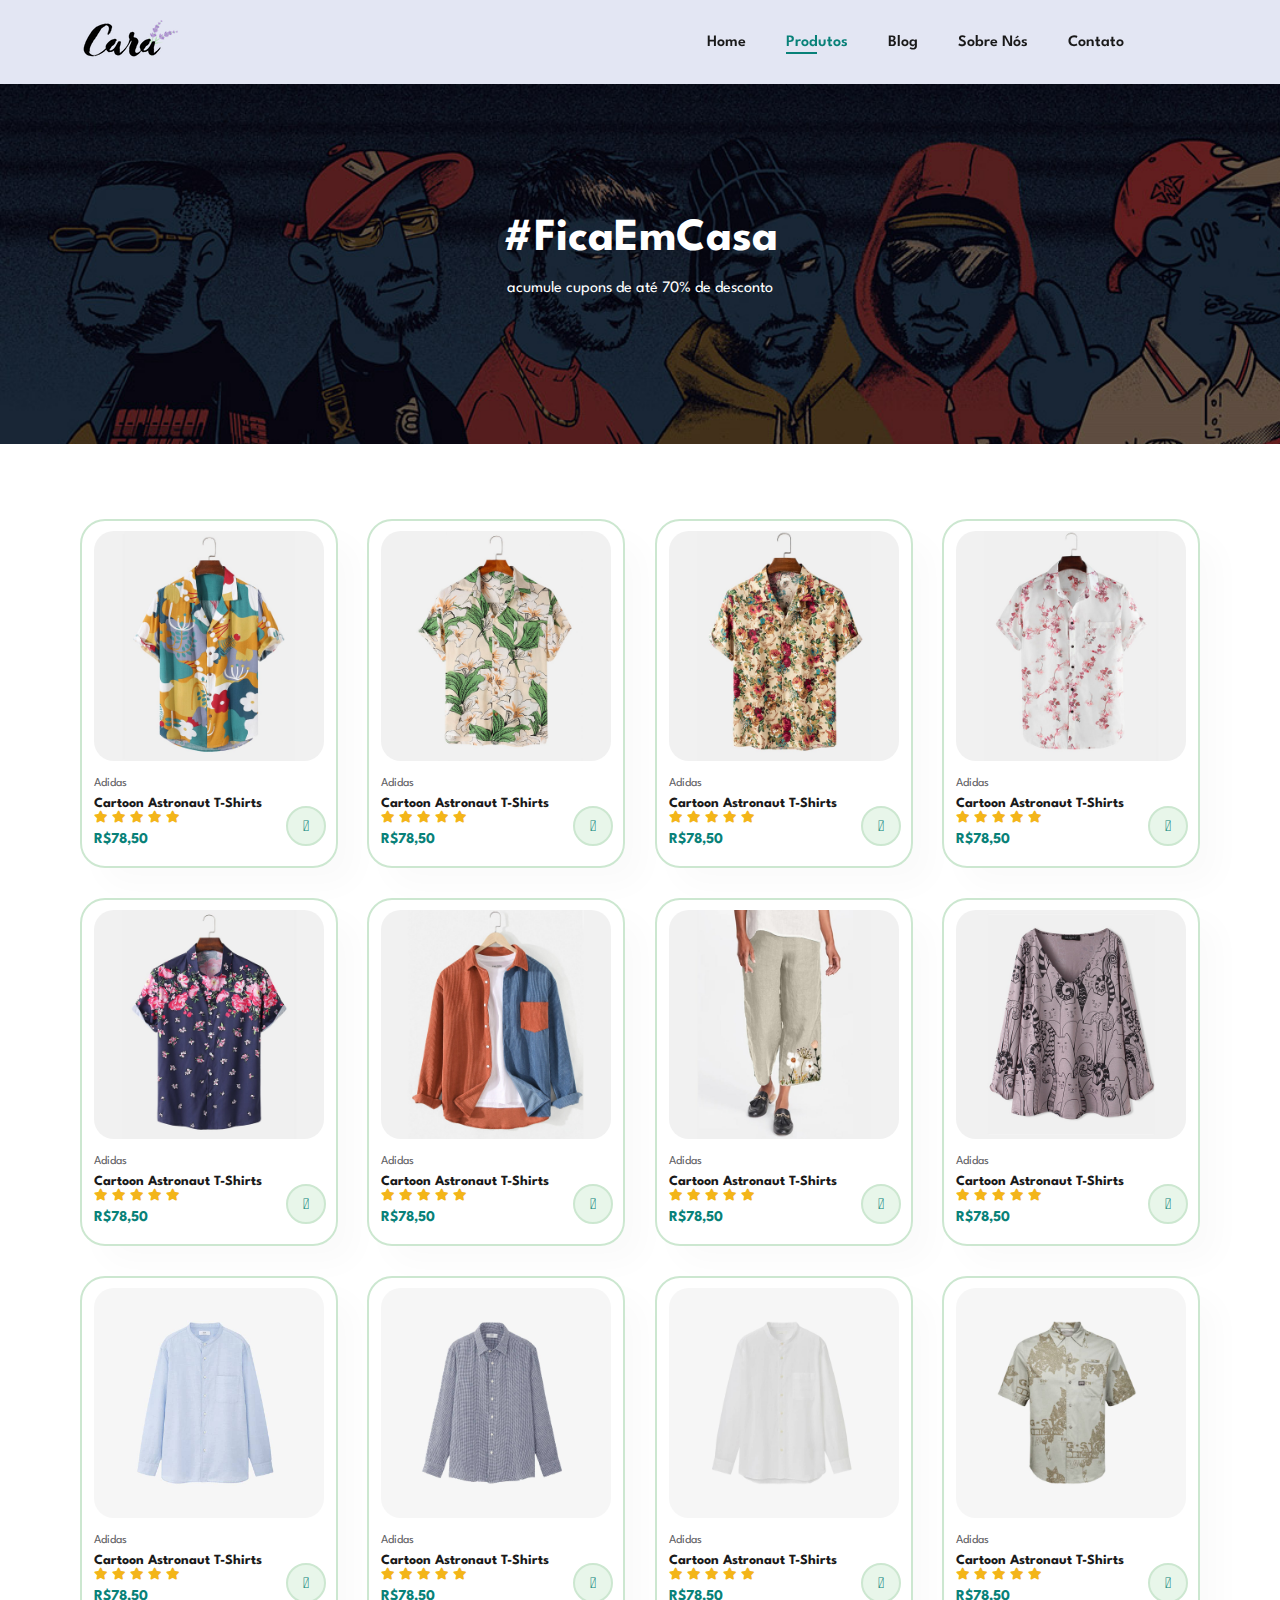
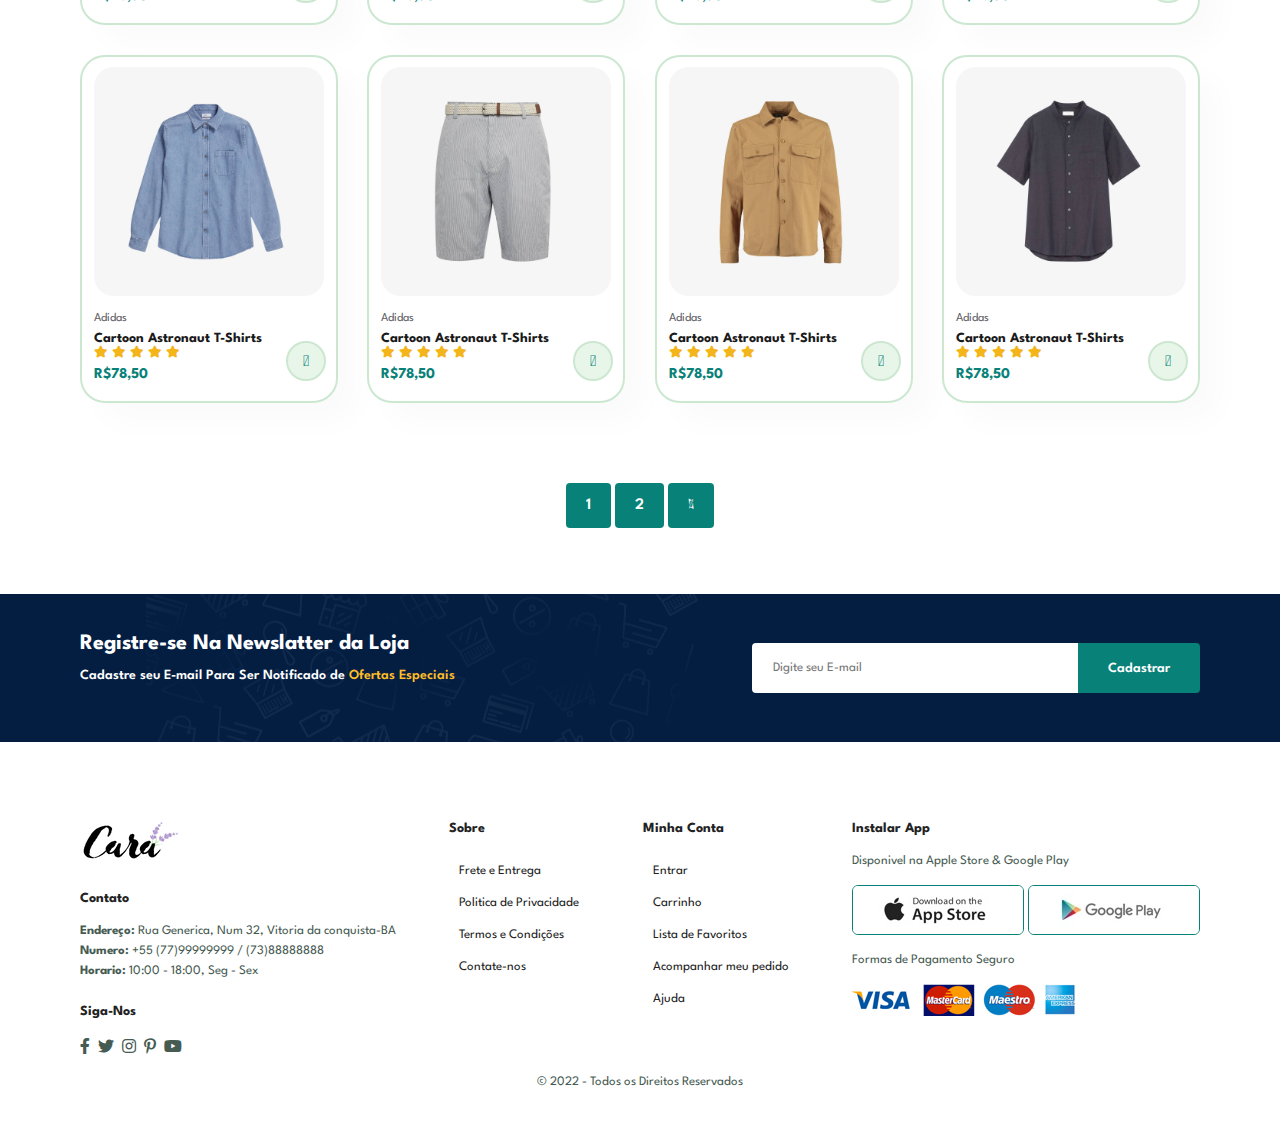
<file: shop.html>
<!DOCTYPE html>
<html lang="pt-br">

<head>
  <meta charset="UTF-8">
  <meta http-equiv="X-UA-Compatible" content="IE=edge">
  <meta name="viewport" content="width=device-width, initial-scale=1.0">
  <!--FontAwesome-->
  <link rel="stylesheet" href="https://pro.fontawesome.com/releases/v5.15.4/css/all.css" />
  <!--CSS-->
  <link rel="stylesheet" href="assets/css/style.css">
  <link rel="stylesheet" href="assets/css/home.css">
  <link rel="stylesheet" href="assets/css/shop.css">
  <link rel="stylesheet" href="assets/css/footer.css">

  <title>E-Comerce Template</title>
</head>


<body>

  <!--########### HEADER #########--->
  <section id="header">
    <a href="#"><img src="assets/images/logo.png" class="logo"></a>

    <div>
      <ul id="navbar">
        <li><a href="index.html">Home</a></li>
        <li><a class="active" href="shop.html">Produtos</a></li>
        <li><a href="blog.html">Blog</a></li>
        <li><a href="about.html">Sobre Nós</a></li>
        <li><a href="contact.html">Contato</a></li>
        <li id="lg-bag"><a href="cart.html"><i class="far fa-shopping-bag"></i></a></li>
        <a href="#" id="close"><i class="fad fa-times"></i></a>
      </ul>
    </div>

    <div id="mobile">
      <a href="cart.html"><i class="far fa-shopping-bag"></i></a>
      <i id="bar" class="fas fa-outdent"></i>
    </div>
  </section>


  <!--########### PAGE HEADER #########--->
  <section id="page-header">
    <h2>#FicaEmCasa</h2>
    <p>acumule cupons de até 70% de desconto</p>
  </section>


  <!--########### PRODUCTS #########--->
  <section id="product1" class="section-p1">
    <div class="pro-container">
      <div class="pro" onclick="window.location.href='showProduct.html'">
        <img src="assets/images/products/f1.jpg">
        <div class="description">
          <span>Adidas</span>
          <h5>Cartoon Astronaut T-Shirts</h5>
          <div class="star">
            <i class="fas fa-star"></i>
            <i class="fas fa-star"></i>
            <i class="fas fa-star"></i>
            <i class="fas fa-star"></i>
            <i class="fas fa-star"></i>
          </div>
          <h4>R$78,50</h4>
        </div>
        <a href="#"><i class="fal fa-shopping-cart cart"></i></a>
      </div>

      <div class="pro">
        <img src="assets/images/products/f2.jpg">
        <div class="description">
          <span>Adidas</span>
          <h5>Cartoon Astronaut T-Shirts</h5>
          <div class="star">
            <i class="fas fa-star"></i>
            <i class="fas fa-star"></i>
            <i class="fas fa-star"></i>
            <i class="fas fa-star"></i>
            <i class="fas fa-star"></i>
          </div>
          <h4>R$78,50</h4>
        </div>
        <a href="#"><i class="fal fa-shopping-cart cart"></i></a>
      </div>

      <div class="pro">
        <img src="assets/images/products/f3.jpg">
        <div class="description">
          <span>Adidas</span>
          <h5>Cartoon Astronaut T-Shirts</h5>
          <div class="star">
            <i class="fas fa-star"></i>
            <i class="fas fa-star"></i>
            <i class="fas fa-star"></i>
            <i class="fas fa-star"></i>
            <i class="fas fa-star"></i>
          </div>
          <h4>R$78,50</h4>
        </div>
        <a href="#"><i class="fal fa-shopping-cart cart"></i></a>
      </div>

      <div class="pro">
        <img src="assets/images/products/f4.jpg">
        <div class="description">
          <span>Adidas</span>
          <h5>Cartoon Astronaut T-Shirts</h5>
          <div class="star">
            <i class="fas fa-star"></i>
            <i class="fas fa-star"></i>
            <i class="fas fa-star"></i>
            <i class="fas fa-star"></i>
            <i class="fas fa-star"></i>
          </div>
          <h4>R$78,50</h4>
        </div>
        <a href="#"><i class="fal fa-shopping-cart cart"></i></a>
      </div>

      <div class="pro">
        <img src="assets/images/products/f5.jpg">
        <div class="description">
          <span>Adidas</span>
          <h5>Cartoon Astronaut T-Shirts</h5>
          <div class="star">
            <i class="fas fa-star"></i>
            <i class="fas fa-star"></i>
            <i class="fas fa-star"></i>
            <i class="fas fa-star"></i>
            <i class="fas fa-star"></i>
          </div>
          <h4>R$78,50</h4>
        </div>
        <a href="#"><i class="fal fa-shopping-cart cart"></i></a>
      </div>

      <div class="pro">
        <img src="assets/images/products/f6.jpg">
        <div class="description">
          <span>Adidas</span>
          <h5>Cartoon Astronaut T-Shirts</h5>
          <div class="star">
            <i class="fas fa-star"></i>
            <i class="fas fa-star"></i>
            <i class="fas fa-star"></i>
            <i class="fas fa-star"></i>
            <i class="fas fa-star"></i>
          </div>
          <h4>R$78,50</h4>
        </div>
        <a href="#"><i class="fal fa-shopping-cart cart"></i></a>
      </div>

      <div class="pro">
        <img src="assets/images/products/f7.jpg">
        <div class="description">
          <span>Adidas</span>
          <h5>Cartoon Astronaut T-Shirts</h5>
          <div class="star">
            <i class="fas fa-star"></i>
            <i class="fas fa-star"></i>
            <i class="fas fa-star"></i>
            <i class="fas fa-star"></i>
            <i class="fas fa-star"></i>
          </div>
          <h4>R$78,50</h4>
        </div>
        <a href="#"><i class="fal fa-shopping-cart cart"></i></a>
      </div>

      <div class="pro">
        <img src="assets/images/products/f8.jpg">
        <div class="description">
          <span>Adidas</span>
          <h5>Cartoon Astronaut T-Shirts</h5>
          <div class="star">
            <i class="fas fa-star"></i>
            <i class="fas fa-star"></i>
            <i class="fas fa-star"></i>
            <i class="fas fa-star"></i>
            <i class="fas fa-star"></i>
          </div>
          <h4>R$78,50</h4>
        </div>
        <a href="#"><i class="fal fa-shopping-cart cart"></i></a>
      </div>

      <div class="pro">
        <img src="assets/images/products/n1.jpg">
        <div class="description">
          <span>Adidas</span>
          <h5>Cartoon Astronaut T-Shirts</h5>
          <div class="star">
            <i class="fas fa-star"></i>
            <i class="fas fa-star"></i>
            <i class="fas fa-star"></i>
            <i class="fas fa-star"></i>
            <i class="fas fa-star"></i>
          </div>
          <h4>R$78,50</h4>
        </div>
        <a href="#"><i class="fal fa-shopping-cart cart"></i></a>
      </div>

      <div class="pro">
        <img src="assets/images/products/n2.jpg">
        <div class="description">
          <span>Adidas</span>
          <h5>Cartoon Astronaut T-Shirts</h5>
          <div class="star">
            <i class="fas fa-star"></i>
            <i class="fas fa-star"></i>
            <i class="fas fa-star"></i>
            <i class="fas fa-star"></i>
            <i class="fas fa-star"></i>
          </div>
          <h4>R$78,50</h4>
        </div>
        <a href="#"><i class="fal fa-shopping-cart cart"></i></a>
      </div>

      <div class="pro">
        <img src="assets/images/products/n3.jpg">
        <div class="description">
          <span>Adidas</span>
          <h5>Cartoon Astronaut T-Shirts</h5>
          <div class="star">
            <i class="fas fa-star"></i>
            <i class="fas fa-star"></i>
            <i class="fas fa-star"></i>
            <i class="fas fa-star"></i>
            <i class="fas fa-star"></i>
          </div>
          <h4>R$78,50</h4>
        </div>
        <a href="#"><i class="fal fa-shopping-cart cart"></i></a>
      </div>

      <div class="pro">
        <img src="assets/images/products/n4.jpg">
        <div class="description">
          <span>Adidas</span>
          <h5>Cartoon Astronaut T-Shirts</h5>
          <div class="star">
            <i class="fas fa-star"></i>
            <i class="fas fa-star"></i>
            <i class="fas fa-star"></i>
            <i class="fas fa-star"></i>
            <i class="fas fa-star"></i>
          </div>
          <h4>R$78,50</h4>
        </div>
        <a href="#"><i class="fal fa-shopping-cart cart"></i></a>
      </div>

      <div class="pro">
        <img src="assets/images/products/n5.jpg">
        <div class="description">
          <span>Adidas</span>
          <h5>Cartoon Astronaut T-Shirts</h5>
          <div class="star">
            <i class="fas fa-star"></i>
            <i class="fas fa-star"></i>
            <i class="fas fa-star"></i>
            <i class="fas fa-star"></i>
            <i class="fas fa-star"></i>
          </div>
          <h4>R$78,50</h4>
        </div>
        <a href="#"><i class="fal fa-shopping-cart cart"></i></a>
      </div>

      <div class="pro">
        <img src="assets/images/products/n6.jpg">
        <div class="description">
          <span>Adidas</span>
          <h5>Cartoon Astronaut T-Shirts</h5>
          <div class="star">
            <i class="fas fa-star"></i>
            <i class="fas fa-star"></i>
            <i class="fas fa-star"></i>
            <i class="fas fa-star"></i>
            <i class="fas fa-star"></i>
          </div>
          <h4>R$78,50</h4>
        </div>
        <a href="#"><i class="fal fa-shopping-cart cart"></i></a>
      </div>

      <div class="pro">
        <img src="assets/images/products/n7.jpg">
        <div class="description">
          <span>Adidas</span>
          <h5>Cartoon Astronaut T-Shirts</h5>
          <div class="star">
            <i class="fas fa-star"></i>
            <i class="fas fa-star"></i>
            <i class="fas fa-star"></i>
            <i class="fas fa-star"></i>
            <i class="fas fa-star"></i>
          </div>
          <h4>R$78,50</h4>
        </div>
        <a href="#"><i class="fal fa-shopping-cart cart"></i></a>
      </div>

      <div class="pro">
        <img src="assets/images/products/n8.jpg">
        <div class="description">
          <span>Adidas</span>
          <h5>Cartoon Astronaut T-Shirts</h5>
          <div class="star">
            <i class="fas fa-star"></i>
            <i class="fas fa-star"></i>
            <i class="fas fa-star"></i>
            <i class="fas fa-star"></i>
            <i class="fas fa-star"></i>
          </div>
          <h4>R$78,50</h4>
        </div>
        <a href="#"><i class="fal fa-shopping-cart cart"></i></a>
      </div>
    </div>
  </section>


  <!--########### PAGINATION #########--->
  <section id="pagination" class="section-p1">
    <a href="#">1</a>
    <a href="#">2</a>
    <a href="#"><i class="fal fa-long-arrow-alt-right"></i></a>
  </section>

  <!--########### Register Newsletter #########--->
  <section id="newsletter" class="section-p1 section-m1">
    <div class="newstext">
      <h4>Registre-se Na Newslatter da Loja</h4>
      <p>Cadastre seu E-mail Para Ser Notificado de <span>Ofertas Especiais</span></p>
    </div>
    <form class="form">
      <input type="email" placeholder="Digite seu E-mail">
      <button class="btn_normal">Cadastrar</button>
    </form>
  </section>


  <!--########### Footer #########--->
  <footer class="section-p1">
    <div class="col">
      <img class="logo" src="assets/images/logo.png" alt="">
      <h4>Contato</h4>
      <p><strong>Endereço: </strong>Rua Generica, Num 32, Vitoria da conquista-BA</p>
      <p><strong>Numero: </strong> +55 (77)99999999 / (73)88888888 </p>
      <p><strong>Horario: </strong> 10:00 - 18:00, Seg - Sex</p>
      <div class="follow">
        <h4>Siga-Nos</h4>
        <div class="icon">
          <i class="fab fa-facebook-f"></i>
          <i class="fab fa-twitter"></i>
          <i class="fab fa-instagram"></i>
          <i class="fab fa-pinterest-p"></i>
          <i class="fab fa-youtube"></i>
        </div>
      </div>
    </div>

    <div class="col">
      <h4>Sobre</h4>
      <a href="#">Frete e Entrega</a>
      <a href="#">Politica de Privacidade</a>
      <a href="#">Termos e Condições</a>
      <a href="#">Contate-nos</a>
    </div>

    <div class="col">
      <h4>Minha Conta</h4>
      <a href="#">Entrar</a>
      <a href="#">Carrinho</a>
      <a href="#">Lista de Favoritos</a>
      <a href="#">Acompanhar meu pedido</a>
      <a href="#">Ajuda</a>
    </div>

    <div class="col install">
      <h4>Instalar App</h4>
      <p>Disponivel na Apple Store & Google Play</p>
      <div class="row">
        <img src="assets/images/pay/app.jpg" alt="">
        <img src="assets/images/pay/play.jpg" alt="">
      </div>
      <p>Formas de Pagamento Seguro</p>
      <img src="assets/images/pay/pay.png" alt="">
    </div>

    <div class="copyright">
      <p>&copy; 2022 - Todos os Direitos Reservados</p>
    </div>
  </footer>

  <!--JS-->
  <script src="assets/js/script.js"></script>
</body>

</html>
</file>
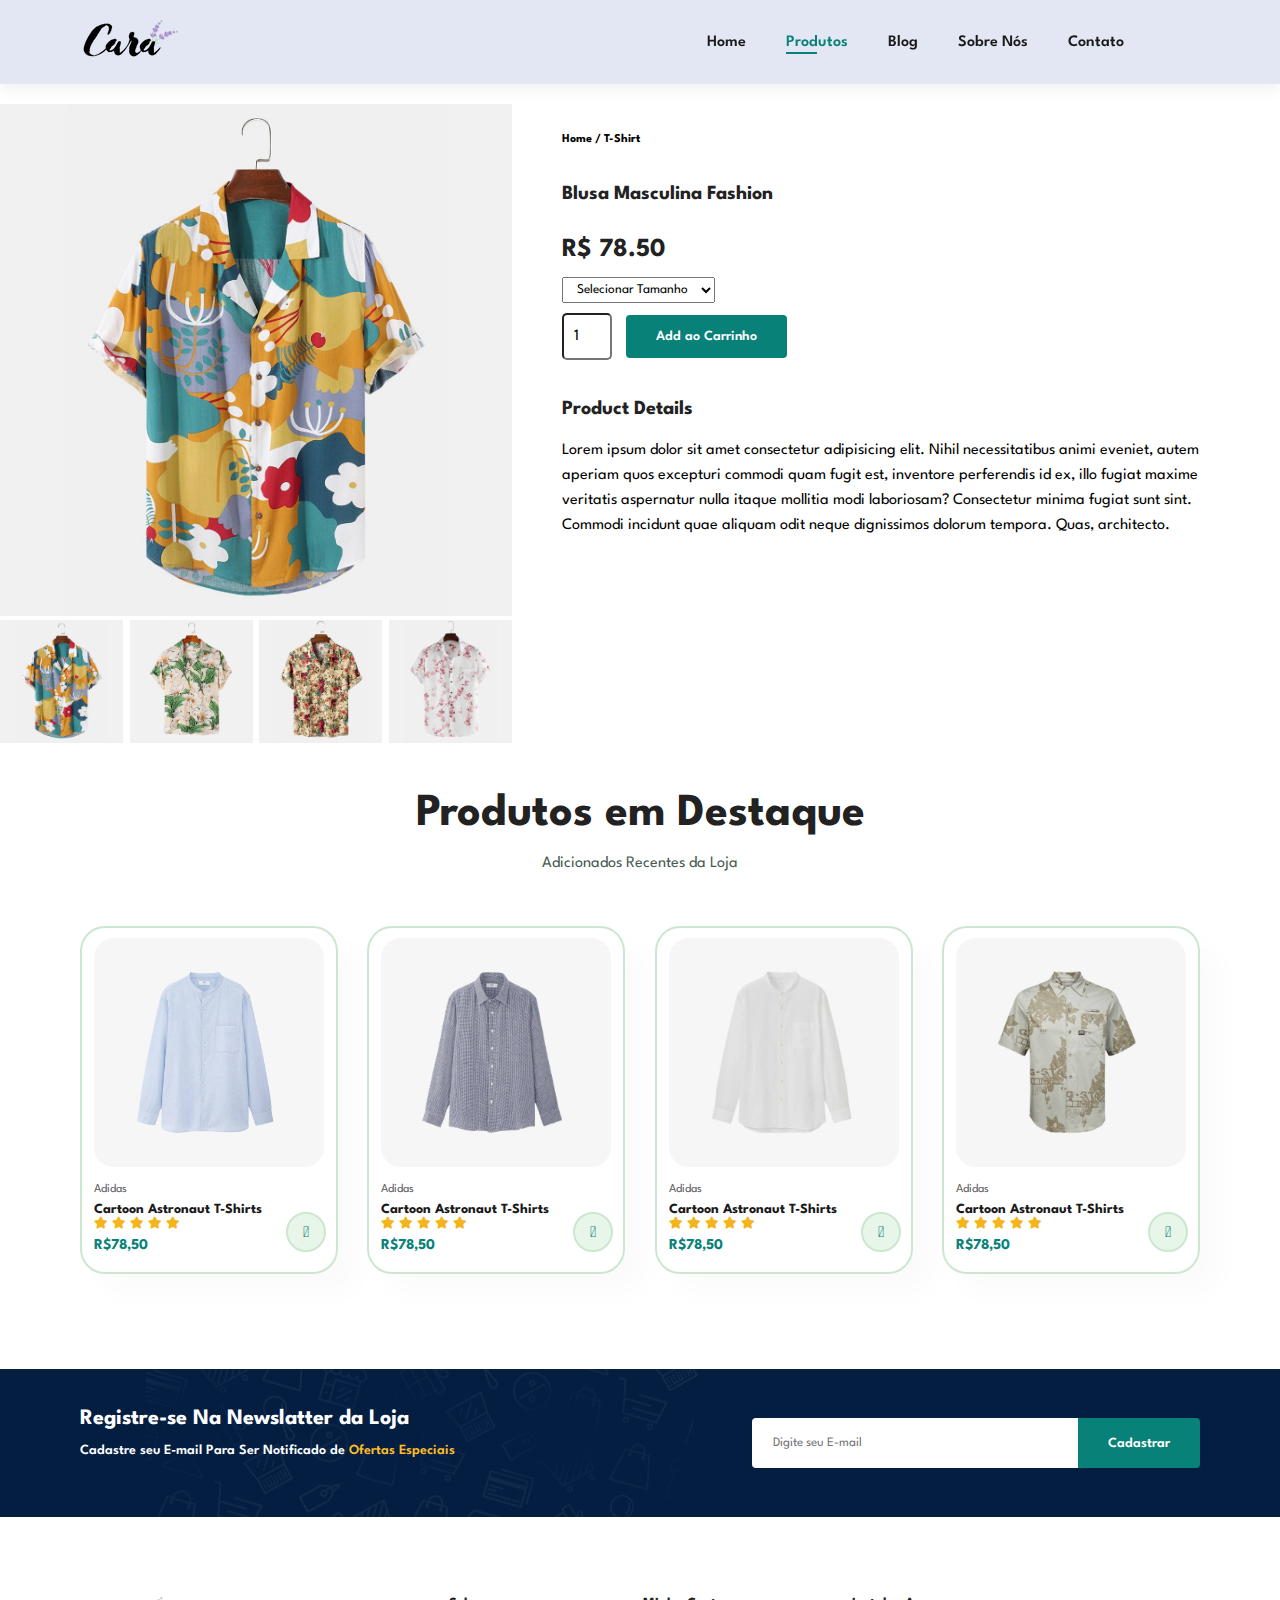
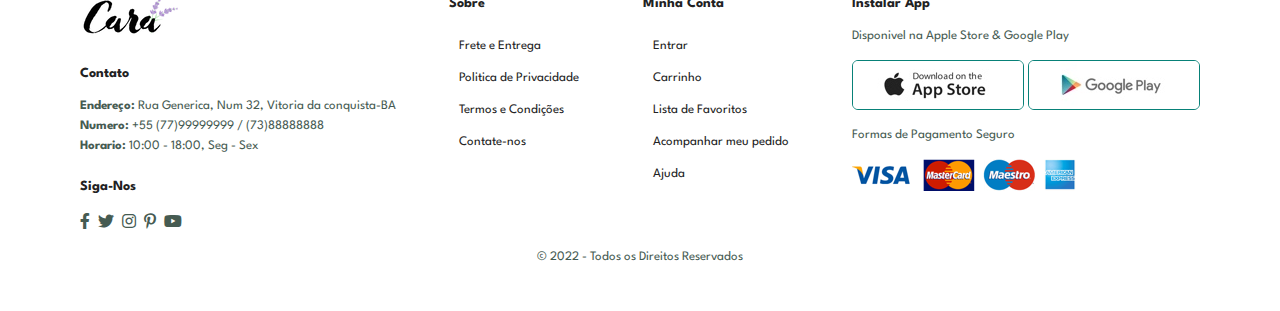
<file: showProduct.html>
<!DOCTYPE html>
<html lang="pt-br">

<head>
  <meta charset="UTF-8">
  <meta http-equiv="X-UA-Compatible" content="IE=edge">
  <meta name="viewport" content="width=device-width, initial-scale=1.0">
  <!--FontAwesome-->
  <link rel="stylesheet" href="https://pro.fontawesome.com/releases/v5.15.4/css/all.css" />
  <!--CSS-->
  <link rel="stylesheet" href="assets/css/style.css">
  <link rel="stylesheet" href="assets/css/home.css">
  <link rel="stylesheet" href="assets/css/shop.css">
  <link rel="stylesheet" href="assets/css/footer.css">

  <title>E-Comerce Template</title>
</head>


<body>

  <!--########### HEADER #########--->
  <section id="header">
    <a href="#"><img src="assets/images/logo.png" class="logo"></a>

    <div>
      <ul id="navbar">
        <li><a href="index.html">Home</a></li>
        <li><a class="active" href="shop.html">Produtos</a></li>
        <li><a href="blog.html">Blog</a></li>
        <li><a href="about.html">Sobre Nós</a></li>
        <li><a href="contact.html">Contato</a></li>
        <li id="lg-bag"><a href="cart.html"><i class="far fa-shopping-bag"></i></a></li>
        <a href="#" id="close"><i class="fad fa-times"></i></a>
      </ul>
    </div>

    <div id="mobile">
      <a href="cart.html"><i class="far fa-shopping-bag"></i></a>
      <i id="bar" class="fas fa-outdent"></i>
    </div>
  </section>


  <!--########### PRODUCT DETAIL #########--->
  <section id="prodetails">
    <div class="single-pro-image">
      <img id="MainImg" src="assets/images/products/f1.jpg" width="100%" alt="">

      <div class="small-img-group">
        <div class="small-img-col">
          <img src="assets/images/products/f1.jpg" class="small-img" width="100%" alt="">
        </div>

        <div class="small-img-col">
          <img src="assets/images/products/f2.jpg" class="small-img" width="100%" alt="">
        </div>

        <div class="small-img-col">
          <img src="assets/images/products/f3.jpg" class="small-img" width="100%" alt="">
        </div>

        <div class="small-img-col">
          <img src="assets/images/products/f4.jpg" class="small-img" width="100%" alt="">
        </div>
      </div>
    </div>

    <div class="single-pro-details">
      <h6>Home / T-Shirt</h6>
      <h4>Blusa Masculina Fashion</h4>
      <h2>R$ 78.50</h2>
      <select>
        <option>Selecionar Tamanho</option>
        <option>PP</option>
        <option>P</option>
        <option>M</option>
        <option>G</option>
        <option>GG</option>
      </select>

      <input type="number" value="1">
      <button class="btn_normal">Add ao Carrinho</button>
      <h4>Product Details</h4>
      <span>Lorem ipsum dolor sit amet consectetur adipisicing elit. Nihil necessitatibus animi eveniet, autem aperiam
        quos excepturi commodi quam fugit est, inventore perferendis id ex, illo fugiat maxime veritatis aspernatur
        nulla itaque mollitia modi laboriosam? Consectetur minima fugiat sunt sint. Commodi incidunt quae aliquam odit
        neque dignissimos dolorum tempora. Quas, architecto.</span>
    </div>
  </section>

  <!--########### Arrivals #########--->
  <section id="product1" class="section-p1">
    <h2>Produtos em Destaque</h2>
    <p>Adicionados Recentes da Loja</p>
    <div class="pro-container">
      <div class="pro">
        <img src="assets/images/products/n1.jpg">
        <div class="description">
          <span>Adidas</span>
          <h5>Cartoon Astronaut T-Shirts</h5>
          <div class="star">
            <i class="fas fa-star"></i>
            <i class="fas fa-star"></i>
            <i class="fas fa-star"></i>
            <i class="fas fa-star"></i>
            <i class="fas fa-star"></i>
          </div>
          <h4>R$78,50</h4>
        </div>
        <a href="#"><i class="fal fa-shopping-cart cart"></i></a>
      </div>

      <div class="pro">
        <img src="assets/images/products/n2.jpg">
        <div class="description">
          <span>Adidas</span>
          <h5>Cartoon Astronaut T-Shirts</h5>
          <div class="star">
            <i class="fas fa-star"></i>
            <i class="fas fa-star"></i>
            <i class="fas fa-star"></i>
            <i class="fas fa-star"></i>
            <i class="fas fa-star"></i>
          </div>
          <h4>R$78,50</h4>
        </div>
        <a href="#"><i class="fal fa-shopping-cart cart"></i></a>
      </div>

      <div class="pro">
        <img src="assets/images/products/n3.jpg">
        <div class="description">
          <span>Adidas</span>
          <h5>Cartoon Astronaut T-Shirts</h5>
          <div class="star">
            <i class="fas fa-star"></i>
            <i class="fas fa-star"></i>
            <i class="fas fa-star"></i>
            <i class="fas fa-star"></i>
            <i class="fas fa-star"></i>
          </div>
          <h4>R$78,50</h4>
        </div>
        <a href="#"><i class="fal fa-shopping-cart cart"></i></a>
      </div>

      <div class="pro">
        <img src="assets/images/products/n4.jpg">
        <div class="description">
          <span>Adidas</span>
          <h5>Cartoon Astronaut T-Shirts</h5>
          <div class="star">
            <i class="fas fa-star"></i>
            <i class="fas fa-star"></i>
            <i class="fas fa-star"></i>
            <i class="fas fa-star"></i>
            <i class="fas fa-star"></i>
          </div>
          <h4>R$78,50</h4>
        </div>
        <a href="#"><i class="fal fa-shopping-cart cart"></i></a>
      </div>

    </div>
  </section>


  <!--########### Register Newsletter #########--->
  <section id="newsletter" class="section-p1 section-m1">
    <div class="newstext">
      <h4>Registre-se Na Newslatter da Loja</h4>
      <p>Cadastre seu E-mail Para Ser Notificado de <span>Ofertas Especiais</span></p>
    </div>
    <form class="form">
      <input type="email" placeholder="Digite seu E-mail">
      <button class="btn_normal">Cadastrar</button>
    </form>
  </section>


  <!--########### Footer #########--->
  <footer class="section-p1">
    <div class="col">
      <img class="logo" src="assets/images/logo.png" alt="">
      <h4>Contato</h4>
      <p><strong>Endereço: </strong>Rua Generica, Num 32, Vitoria da conquista-BA</p>
      <p><strong>Numero: </strong> +55 (77)99999999 / (73)88888888 </p>
      <p><strong>Horario: </strong> 10:00 - 18:00, Seg - Sex</p>
      <div class="follow">
        <h4>Siga-Nos</h4>
        <div class="icon">
          <i class="fab fa-facebook-f"></i>
          <i class="fab fa-twitter"></i>
          <i class="fab fa-instagram"></i>
          <i class="fab fa-pinterest-p"></i>
          <i class="fab fa-youtube"></i>
        </div>
      </div>
    </div>

    <div class="col">
      <h4>Sobre</h4>
      <a href="#">Frete e Entrega</a>
      <a href="#">Politica de Privacidade</a>
      <a href="#">Termos e Condições</a>
      <a href="#">Contate-nos</a>
    </div>

    <div class="col">
      <h4>Minha Conta</h4>
      <a href="#">Entrar</a>
      <a href="#">Carrinho</a>
      <a href="#">Lista de Favoritos</a>
      <a href="#">Acompanhar meu pedido</a>
      <a href="#">Ajuda</a>
    </div>

    <div class="col install">
      <h4>Instalar App</h4>
      <p>Disponivel na Apple Store & Google Play</p>
      <div class="row">
        <img src="assets/images/pay/app.jpg" alt="">
        <img src="assets/images/pay/play.jpg" alt="">
      </div>
      <p>Formas de Pagamento Seguro</p>
      <img src="assets/images/pay/pay.png" alt="">
    </div>

    <div class="copyright">
      <p>&copy; 2022 - Todos os Direitos Reservados</p>
    </div>
  </footer>

  <!--JS-->
  <script src="assets/js/script.js"></script>
</body>

</html>
</file>
<file: assets/css/style.css>
/****** GLOBAL STYLE *****/

/****** FONTS *****/
@import url('https://fonts.googleapis.com/css2?family=Spartan:wght@100;200;300;400;500;600;700;800;900&display=swap');

/****** CONFIG INICIAL *****/
* {
  margin: 0;
  padding: 0;
  box-sizing: border-box;
  font-family: 'Spartan', sans-serif;
}

h1 {
  font-size: 50px;
  line-height: 64px;
  color: #222;
}

h2 {
  font-size: 46px;
  line-height: 54px;
  color: #222;
}

h4 {
  font-size: 20px;
  color: #222;
}

h6 {
  font-weight: 700;
  font-size: 12px;
}

p {
  font-size: 16px;
  color: #465b52;
  margin: 15px 0 20px 0;
}

.section-p1 {
  padding: 40px 80px;
}

.section-m1 {
  margin: 40px 0;
}

button.btn_normal {
  font-size: 14px;
  font-weight: 600;
  padding: 15px 30px;
  color: #000;
  background-color: #fff;
  border-radius: 4px;
  cursor: pointer;
  border: none;
  outline: none;
  transition: 0.4s ease;
}

button.btn_white {
  font-size: 13px;
  font-weight: 600;
  padding: 11px 18px;
  color: #fff;
  background-color: transparent;
  cursor: pointer;
  border: 1px solid #fff;
  outline: none;
  transition: 0.4s ease;
}

body {
  width: 100%;
}

/****** HEADER *****/
#header {
  display: flex;
  align-items: center;
  justify-content: space-between;
  padding: 20px 80px;
  background-color: #E3E6F3;
  box-shadow: 0 5px 15px rgba(0, 0, 0, 0.06);
  z-index: 999;
  position: sticky;
  top: 0;
  left: 0;
}

#navbar {
  display: flex;
  align-items: center;
  justify-content: center;
}

#navbar li {
  list-style: none;
  padding: 0 20px;
  position: relative;
}

#navbar li a {
  text-decoration: none;
  font-size: 16px;
  font-weight: 600;
  color: #1a1a1a;
  transition: all 0.3s ease;
}

#navbar li a:hover,
#navbar li a.active {
  color: #088178;
}

#navbar li a.active::after,
#navbar li a:hover::after {
  content: "";
  width: 30%;
  height: 2px;
  background: #088178;
  position: absolute;
  bottom: -4px;
  left: 20px;

}

#mobile {
  display: none;
  align-items: center;
}

#close {
  display: none;
}


/****** RESPONSIVIDADE *****/
@media (max-width: 799px) {
  .section-p1 {
    padding: 40px 40px;
  }

  #navbar {
    display: flex;
    flex-direction: column;
    align-items: flex-start;
    justify-content: flex-start;
    position: fixed;
    top: 0;
    right: -300px;
    height: 100vh;
    width: 300px;
    background-color: #E3E6F3;
    box-shadow: 0 40px 60px rgba(0, 0, 0, 0.1);
    padding: 80px 0 0 10px;
    transition: all 0.3s ease;
  }

  #navbar.active {
    right: 0px;
  }

  #navbar li {
    margin-bottom: 25px;
  }

  #mobile {
    display: flex;
    align-items: center;
  }

  #mobile i {
    color: #1a1a1a;
    font-size: 25px;
    padding-left: 20px;
  }

  #close {
    display: initial;
    position: absolute;
    top: 30px;
    left: 30px;
    color: #222;
    font-size: 30px;
  }

  #lg-bag {
    display: none;
  }
}

@media (max-width: 477px) {
  .section-p1 {
    padding: 20px;
  }

  #header {
    padding: 10px 30px;
  }

  h1 {
    font-size: 38px;
  }

  h2 {
    font-size: 32px;
  }
}
</file>
<file: assets/css/home.css>
/****** HOME PAGE *****/

/***** HERO *****/
#hero {
  background-image: url('../images/banner.png');
  height: 90vh;
  width: 100%;
  background-size: cover;
  background-position: top 25% right 0;
  padding: 0 80px;
  display: flex;
  flex-direction: column;
  align-items: flex-start;
  justify-content: center;
}

#hero h4 {
  padding-bottom: 15px;
}

#hero h1 {
  color: #088178;
}

#hero button {
  background-image: url('../images/button.png');
  background-color: transparent;
  color: #088178;
  border: 0;
  padding: 15px 80px 15px 65px;
  background-repeat: no-repeat;
  cursor: pointer;
  font-weight: 700;
  font-size: 15px;
}


/***** FEATURES *****/
#feature {
  display: flex;
  align-items: center;
  justify-content: space-between;
  flex-wrap: wrap;
}

#feature .fe-box {
  width: 180px;
  text-align: center;
  padding: 25px 15px;
  box-shadow: 20px 20px 34px rgba(0, 0, 0, 0.03);
  border: 1px solid #cce7d0;
  border-radius: 4px;
  margin: 15px 0;
  transition: all 0.3s ease;
}

#feature .fe-box:hover {
  box-shadow: 10px 10px 15px rgba(0, 0, 0, 0.2);
  /*box-shadow: 10px 10px 54px rgba(70, 62, 221, 0.1);*/
}

#feature .fe-box img {
  width: 100%;
  margin-bottom: 10px;
}

#feature .fe-box h6 {
  display: inline-block;
  padding: 9px 8px 6px 8px;
  line-height: 1;
  border-radius: 4px;
  color: #088178;
  background-color: #fddde4;
}

#feature .fe-box:nth-child(2) h6 {
  background-color: #cdebbc;
}

#feature .fe-box:nth-child(3) h6 {
  background-color: #d1e8f2;
}

#feature .fe-box:nth-child(4) h6 {
  background-color: #cdd4f8;
}

#feature .fe-box:nth-child(5) h6 {
  background-color: #f6dbf6;
}

#feature .fe-box:nth-child(6) h6 {
  background-color: #fff2e5;
}


/***** PRODUCTS *****/
#product1 {
  text-align: center;
}

#product1 .pro-container {
  display: flex;
  justify-content: space-between;
  padding-top: 20px;
  flex-wrap: wrap;
}

#product1 .pro {
  width: 23%;
  min-width: 250px;
  padding: 10px 12px;
  border: 2px solid #cce7d0;
  border-radius: 25px;
  cursor: pointer;
  box-shadow: 20px 20px 30px rgba(0, 0, 0, 0.02);
  margin: 15px 0;
  transition: all 0.7s ease;
  position: relative;
}

#product1 .pro:hover {
  box-shadow: 20px 15px 25px rgba(0, 0, 0, 0.5);
}

#product1 .pro img {
  width: 100%;
  border-radius: 20px;
}

#product1 .pro .description {
  text-align: start;
  padding: 10px 0;
}

#product1 .pro .description span {
  color: #606063;
  font-size: 12px;
}

#product1 .pro .description h5 {
  padding-top: 7px;
  color: #1a1a1a;
  font-size: 14px;
}

#product1 .pro .description i {
  font-size: 12px;
  color: rgb(243, 181, 25);
}

#product1 .pro .description h4 {
  padding-top: 7px;
  font-size: 15px;
  font-weight: 700;
  color: #088178;
}

#product1 .pro .cart {
  width: 40px;
  height: 40px;
  line-height: 40px;
  border-radius: 50px;
  background-color: #e8f6ea;
  font-weight: 500;
  color: #088178;
  border: 2px solid #cce7d0;
  position: absolute;
  bottom: 20px;
  right: 10px;
}

/***** BANNER *****/
#banner {
  display: flex;
  flex-direction: column;
  justify-content: center;
  align-items: center;
  text-align: center;
  background-image: url('../images/banner/b2.jpg');
  width: 100%;
  height: 40vh;
  background-size: cover;
  background-position: center;
}

#banner h4 {
  color: #fff;
  font-size: 16px;
}

#banner h2 {
  color: #fff;
  font-size: 30px;
  padding: 40px 0;
}

#banner h2 span {
  color: #ef3636;
}

#banner button:hover {
  background: #088178;
  color: #fff;
}


/***** SM-BANNER *****/
#sm-banner {
  display: flex;
  justify-content: space-between;
  flex-wrap: wrap;
}

#sm-banner .banner-box {
  display: flex;
  flex-direction: column;
  justify-content: center;
  align-items: flex-start;
  background-image: url('../images/banner/b17.jpg');
  min-width: 580px;
  height: 50vh;
  background-size: cover;
  background-position: center;
  padding: 30px;
}

#sm-banner .banner-box2 {
  background-image: url('../images/banner/b10.jpg');
}

#sm-banner h4 {
  color: #fff;
  font-size: 20px;
  font-weight: 300;
}

#sm-banner h2 {
  color: #fff;
  font-size: 28px;
  font-weight: 800;
}

#sm-banner span {
  color: #fff;
  font-size: 14px;
  font-weight: 500;
  padding-bottom: 15px;
}

#sm-banner .banner-box:hover button {
  background-color: #088178;
  border: 1px solid #088178;
}


/***** BANNER3 *****/
#banner3 {
  display: flex;
  justify-content: space-between;
  flex-wrap: wrap;
  padding: 0 80px;
}

#banner3 .banner-box {
  display: flex;
  flex-direction: column;
  justify-content: center;
  align-items: flex-start;
  background-image: url('../images/banner/b7.jpg');
  min-width: 30%;
  height: 30vh;
  background-size: cover;
  background-position: center;
  padding: 20px;
  margin-bottom: 20px;
}

#banner3 .banner-box2 {
  background-image: url('../images/banner/b4.jpg');
}

#banner3 .banner-box3 {
  background-image: url('../images/banner/b18.jpg');
}

#banner3 h2 {
  color: #fff;
  font-size: 22px;
  font-weight: 900;
}

#banner3 h3 {
  color: #ec544e;
  font-size: 15px;
  font-weight: 800;
}


/***** NEWSLETTER *****/
#newsletter {
  display: flex;
  justify-content: space-between;
  flex-wrap: wrap;
  align-items: center;
  background-image: url('../images/banner/b14.png');
  background-repeat: no-repeat;
  background-position: 20% 30%;
  background-color: #041e42;
}

#newsletter h4 {
  color: #fff;
  font-size: 22px;
  font-weight: 700;
}

#newsletter p {
  color: #fff;
  font-size: 14px;
  font-weight: 600;
}

#newsletter p span {
  color: #ffbd27;
}

#newsletter .form {
  display: flex;
  width: 40%;
}

#newsletter input {
  height: 50px;
  width: 100%;
  padding: 0 20px;
  font-size: 13px;
  border: 1px solid transparent;
  border-radius: 4px;
  outline: none;
  border-top-right-radius: 0;
  border-bottom-right-radius: 0;
}

#newsletter button {
  background-color: #088178;
  color: #fff;
  white-space: nowrap;
  border-top-left-radius: 0;
  border-bottom-left-radius: 0;
}


/****** RESPONSIVIDADE *****/
@media (max-width:799px) {
  #hero {
    height: 70vh;
    padding: 0 80px;
    background-position: top 30% right 30%;
  }

  #feature {
    justify-content: center;
  }

  #feature .fe-box {
    margin: 15px 15px;
  }

  #product1 .pro-container {
    justify-content: center;
  }

  #product1 .pro {
    margin: 15px;
  }

  #banner {
    height: 21vh;
  }

  #sm-banner .banner-box {
    min-width: 100%;
    height: 30vh;
  }

  #banner3 {
    padding: 0 40px;
  }

  #banner3 .banner-box {
    width: 30%;
  }

  #newsletter .form {
    width: 70%;
  }
}


/****** RESPONSIVIDADE *****/
@media (max-width: 477px) {
  #hero {
    padding: 0 20px;
    background-position: 55%;
  }

  #feature {
    justify-content: space-between;
  }

  #feature .fe-box {
    width: 155px;
    margin: 0 0 15px 0;
  }

  #product1 .pro {
    width: 100%;
  }

  #banner {
    height: 40vh;
  }

  #sm-banner .banner-box {
    height: 40vh;
  }

  #sm-banner .banner-box2 {
    margin-top: 20px;
  }

  #banner3 {
    padding: 0 20px;
  }

  #banner3 .banner-box {
    width: 100%;
  }

  #newsletter {
    padding: 40px 20px;
  }

  #newsletter .form {
    width: 100%;
  }
}
</file>
<file: assets/css/footer.css>
/***** FOOTER *****/
footer {
  display: flex;
  flex-wrap: wrap;
  justify-content: space-between;
}

footer .col {
  display: flex;
  flex-direction: column;

  align-items: flex-start;
  margin-bottom: 20px;
}

footer .logo {
  margin-bottom: 30px;
}

footer h4 {
  font-size: 14px;
  padding-bottom: 20px;
}

footer p {
  font-size: 13px;
  margin: 0 0 8px 0;
}

footer a {
  font-size: 13px;
  text-decoration: none;
  color: #222;
  margin: 10px;
  transition: 0.3s ease;
}

footer .follow {
  margin-top: 20px;
}

footer .follow i {
  color: #465b52;
  padding-right: 4px;
  cursor: pointer;
  transition: 0.3s ease;
}

footer .follow i:hover,
footer a:hover {
  color: #088178;
}

footer .install .row img {
  border: 1px solid #088178;
  border-radius: 6px;
}

footer .install img {
  margin: 10px 0 15px 0;
}

footer .copyright {
  width: 100%;
  text-align: center;
}


/****** RESPONSIVIDADE *****/
@media (max-width: 477px) {
  footer .copyright {
    text-align: start;
  }
}
</file>
<file: assets/css/shop.css>
/****** SHOP PAGE *****/

/****** PAGE-HEADER *****/
#page-header {
  background-image: url('../images/banner/b1.jpg');
  width: 100%;
  height: 40vh;
  background-size: cover;
  display: flex;
  justify-content: center;
  text-align: center;
  flex-direction: column;
  padding: 14px;
}

#page-header h2,
#page-header p {
  color: #fff;
}

/****** PAGINATION *****/
#pagination {
  text-align: center;
}

#pagination a {
  text-decoration: none;
  background-color: #088178;
  padding: 15px 20px;
  border-radius: 4px;
  color: #fff;
  font-weight: 600;
}

#pagination a i {
  font-size: 16px;
  font-weight: 600;
}


/****** SINGLE PRODUCT *****/
#prodetails {
  display: flex;
  margin-top: 20px;
}

#prodetails .single-pro-image {
  width: 40%;
  margin-right: 50px;
}

.small-img-group {
  display: flex;
  justify-content: space-between;
}

.small-img-col {
  flex-basis: 24%;
  cursor: pointer;
}

#prodetails .single-pro-details {
  width: 50%;
  padding-top: 30px;
}

#prodetails .single-pro-details h4 {
  padding: 40px 0 20px 0;
}

#prodetails .single-pro-details h2 {
  font-size: 26px;
}

#prodetails .single-pro-details select {
  display: block;
  padding: 5px 10px;
  margin-bottom: 10px;
}

#prodetails .single-pro-details input {
  width: 50px;
  height: 47px;
  padding-left: 10px;
  font-size: 16px;
  margin-right: 10px;
  border-radius: 5px;
}

#prodetails .single-pro-details input:focus {
  outline: none;
}

#prodetails .single-pro-details button {
  background-color: #088178;
  color: #fff;
}

#prodetails .single-pro-details span {
  line-height: 25px;
}


/****** RESPONSIVIDADE *****/
@media (max-width: 477px) {
  #prodetails {
    display: flex;
    flex-direction: column;
  }

  #prodetails .single-pro-image {
    width: 100%;
    margin-right: 0px;
  }

  #prodetails .single-pro-details {
    width: 100%;
  }
}
</file>
<file: assets/css/blog.css>
/****** BLOG PAGE *****/

/****** BLOG-HEADER *****/
#page-header.blog-header {
  background-image: url('../images/banner/b19.jpg');
}

/****** BLOG *****/
#blog {
  padding: 150px 150px 0 150px;
}

#blog .blog-box {
  display: flex;
  align-items: center;
  width: 100%;
  position: relative;
  padding-bottom: 90px;
}

#blog .blog-img {
  width: 50%;
  margin-right: 40px;
}

#blog img {
  width: 100%;
  height: 300px;
  object-fit: cover;

}

#blog .blog-details {
  width: 50%;
}

#blog .blog-details a {
  text-decoration: none;
  font-size: 11px;
  color: #000;
  font-weight: 700;
  position: relative;
  transition: 0.3s ease;
}

#blog .blog-details a::after {
  content: "";
  width: 50px;
  height: 1px;
  background-color: #000;
  position: absolute;
  top: 4px;
  right: -60px;
  transition: 0.3s ease;
}

#blog .blog-details a:hover {
  color: #088178;
}

#blog .blog-details a:hover::after {
  background-color: #088178;
}

#blog .blog-box h1 {
  position: absolute;
  top: -46px;
  left: 0;
  font-size: 70px;
  font-weight: 700;
  color: #c9cbce;
  z-index: -9;
}


/****** RESPONSIVIDADE *****/
@media (max-width: 477px) {
  #blog {
    padding: 100px 20px 0 20px;
  }

  #blog .blog-box {
    display: flex;
    flex-direction: column;
    align-items: flex-start;
  }

  #blog .blog-img {
    width: 100%;
    margin-right: 0px;
    margin-bottom: 30px;
  }

  #blog .blog-details {
    width: 100%;
  }
}
</file>
<file: assets/css/about.css>
/****** ABOUT PAGE *****/
#page-header.about-header {
  background-image: url('../images/about/banner.png');
}

#about-head {
  display: flex;
  align-items: center;
}

#about-head img {
  width: 50%;
  height: auto;
}

#about-head div {
  padding-left: 40px;
}

#about-app {
  text-align: center;
}

#about-app .video {
  width: 70%;
  height: 100%;
  margin: 30px auto 0 auto;
}

#about-app .video video {
  width: 100%;
  height: 100%;
  border-radius: 20px;
}

/****** RESPONSIVIDADE *****/
@media (max-width: 477px) {
  #about-head {
    flex-direction: column;
  }

  #about-head img {
    width: 100%;
    margin-bottom: 20px;
  }

  #about-head div {
    padding-left: 0px;
  }

  #about-app .video {
    width: 100%;
  }


}
</file>
<file: assets/css/contact.css>
/****** CONTACT PAGE *****/

/****** CONTACT DETAILS *****/
#contact-details {
  display: flex;
  align-items: center;
  justify-content: space-between;
}

#contact-details .details {
  width: 40%;
}

#contact-details .details span,
#form-details form span {
  font-size: 12px;
}

#contact-details .details h2,
#form-details form h2 {
  font-size: 26px;
  line-height: 35px;
  padding: 20px 0;
}

#contact-details .details h3 {
  font-size: 16px;
  padding-bottom: 15px;
}

#contact-details .details li {
  list-style: none;
  display: flex;
  padding: 10px 0;
}

#contact-details .details li i {
  font-size: 14px;
  padding-right: 22px;
}

#contact-details .details li p {
  margin: 0;
  font-size: 16px;
}

#contact-details .map {
  width: 55%;
  height: 400px;
}

#contact-details .map iframe {
  width: 100%;
  height: 100%;
}

/****** FORM *****/
#form-details {
  display: flex;
  justify-content: space-between;
  margin: 50px;
  padding: 60px;
  border-radius: 4px;
  border: 2px solid #e1e1e1;
}

#form-details form {
  width: 65%;
  display: flex;
  flex-direction: column;
  align-items: flex-start;
}

#form-details form input,
#form-details form textarea {
  width: 100%;
  padding: 12px 15px;
  outline: none;
  margin-bottom: 20px;
  border-radius: 4px;
  border: 2px solid #e1e1e1;
}

#form-details form button {
  background-color: #088178;
  color: #fff;
}

#form-details .team {
  display: flex;
  flex-direction: column;
  align-items: flex-end;
  flex-wrap: wrap;
}

#form-details .team div {
  padding: 25px 0 0 25px;
  margin: 25px 0 0 25px;
  display: flex;
  align-items: flex-start;
}

#form-details .team div img {
  width: 65px;
  height: 65px;
  object-fit: cover;
  margin-right: 15px;
}

#form-details .team div p {
  margin: 0;
  font-size: 13px;
  line-height: 30px;
}

#form-details .team div p span {
  display: block;
  font-size: 16px;
  font-weight: 600;
  color: #000;
}


/****** RESPONSIVIDADE *****/
@media (max-width: 799px) {
  #form-details {
    padding: 40px;
  }

  #form-details form {
    width: 50%;
  }
}

@media (max-width: 477px) {
  #contact-details {
    flex-direction: column;
  }

  #contact-details .details {
    width: 100%;
    margin-bottom: 40px;
  }

  #contact-details .map {
    width: 100%;
  }

  #form-details {
    margin: 10px;
    padding: 30px 10px;
    flex-wrap: wrap;
  }

  #form-details form {
    width: 100%;
    margin-bottom: 30px;
  }


}
</file>
<file: assets/css/cart.css>
/****** CART PAGE *****/

/****** IMAGE BACKGROUND *****/
#page-header.about-header {
  background-image: url('../images/about/banner.png');
  background-size: contain;
}

#about-head {
  display: flex;
  align-items: center;
}

/******CART *****/
#cart {
  overflow-x: auto;
}

#cart table {
  width: 100%;
  border-collapse: collapse;
  table-layout: fixed;
  white-space: nowrap;
}

#cart table img {
  width: 70px;
}

#cart table td:nth-child(1) {
  width: 100px;
  text-align: center;
}

#cart table td:nth-child(2),
#cart table td:nth-child(4),
#cart table td:nth-child(5),
#cart table td:nth-child(6) {
  width: 150px;
  text-align: center;
}

#cart table td:nth-child(3) {
  width: 250px;
  text-align: center;
}

#cart table td:nth-child(5) input {
  width: 70px;
  padding: 10px 5px 10px 15px;
}

#cart table thead {
  border: 1px solid #e2e9e1;
  border-left: none;
  border-right: none;
}

#cart table thead td {
  font-weight: 700;
  text-transform: uppercase;
  font-size: 13px;
  padding: 18px 0;
}

#cart table tbody tr td {
  padding-top: 15px;
}

#cart table tbody td {
  font-size: 15px;
}

#cart-add {
  display: flex;
  justify-content: space-between;
  flex-wrap: wrap;
}

#cupom {
  width: 50%;
  margin-bottom: 30px;
}

#cupom h3,
#subtotal h3 {
  padding-bottom: 30px;
}

#cupom input {
  padding: 10px 20px;
  outline: none;
  width: 60%;
  margin-right: 10px;
  border: 1px solid #e2e9e1;
}

#cupom button,
#subtotal button {
  background-color: #088178;
  color: #fff;
  padding: 12px 20px;
}

#subtotal {
  width: 50%;
  margin-bottom: 30px;
  border: 1px solid #e2e9e1;
  padding: 30px;
}

#subtotal table {
  border-collapse: collapse;
  width: 100%;
  margin-bottom: 20px;
}

#subtotal table td {
  width: 50%;
  border: 1px solid #e2e9e1;
  padding: 10px;
}

/****** RESPONSIVIDADE *****/
@media (max-width: 477px) {
  #cart-add {
    flex-direction: column;
  }

  #cupom {
    width: 100%;
  }

  #subtotal {
    width: 100%;

    padding: 20px;
  }
}
</file>
